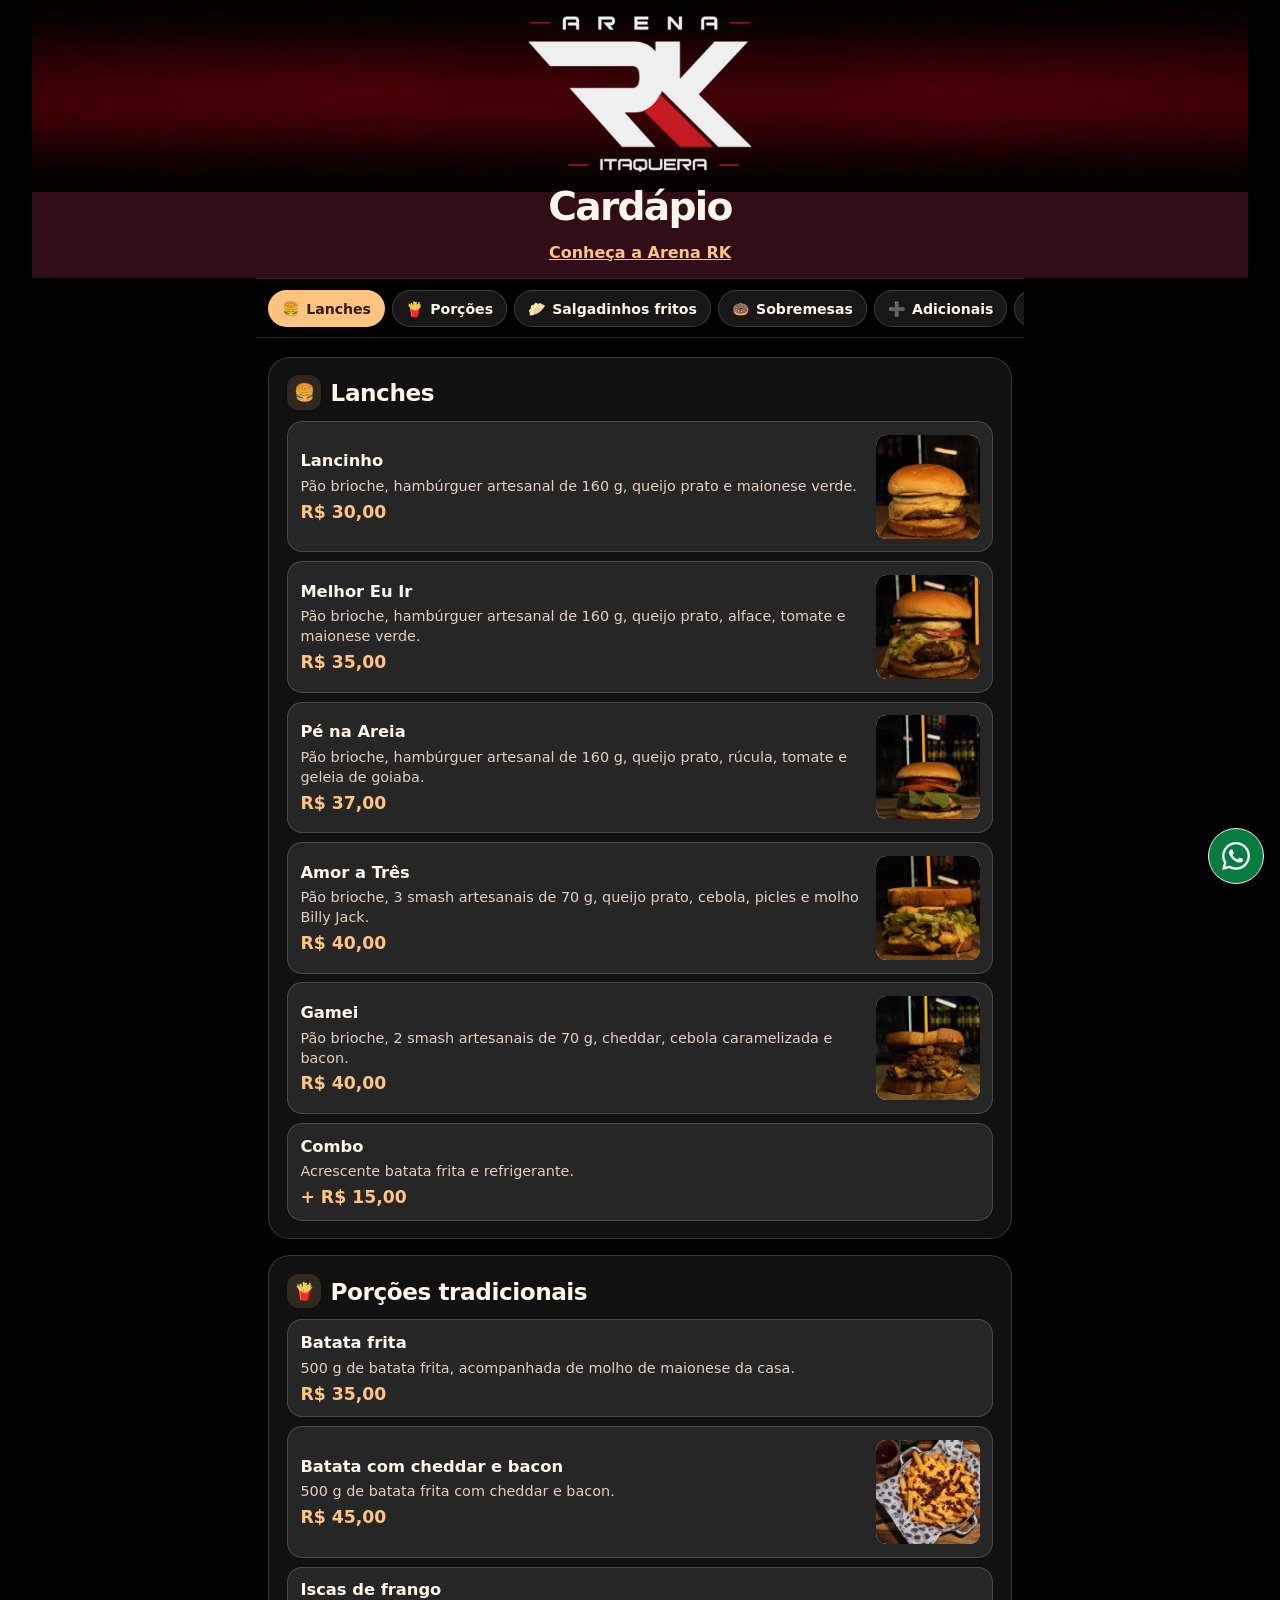
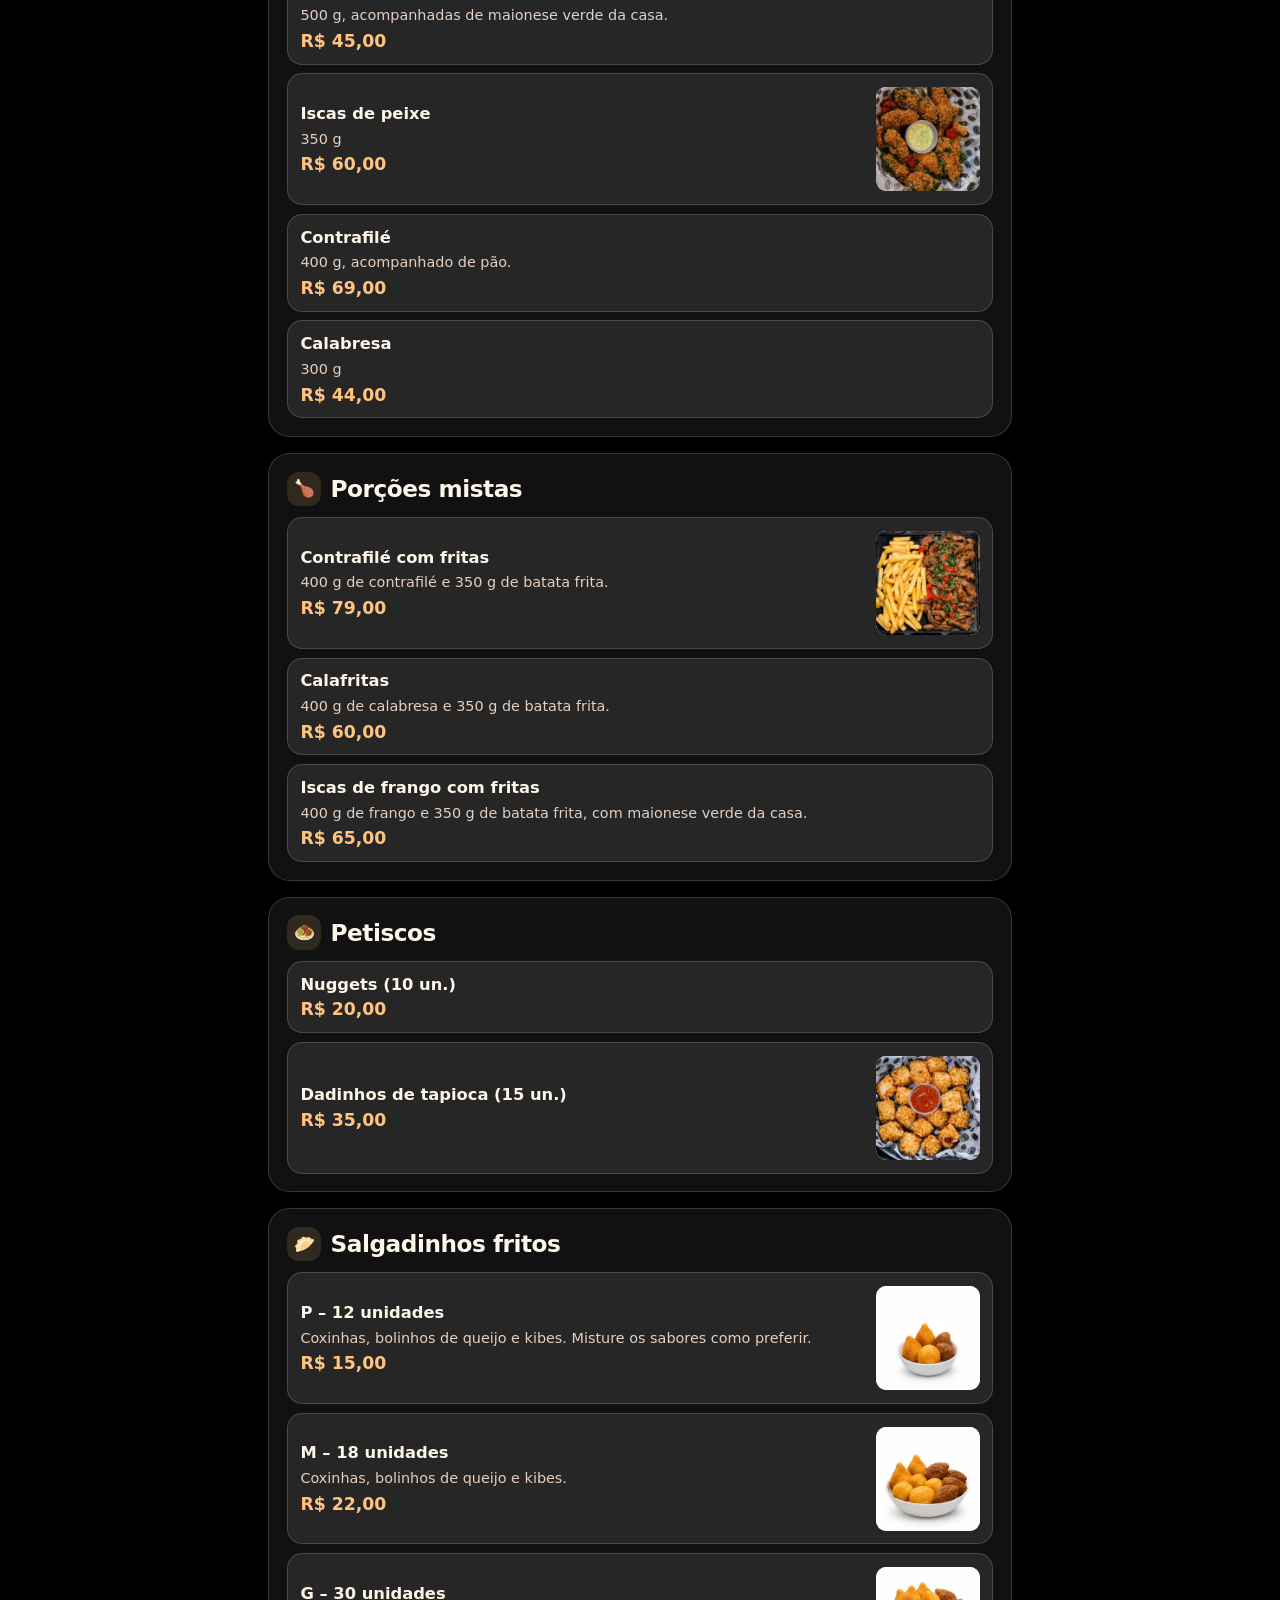
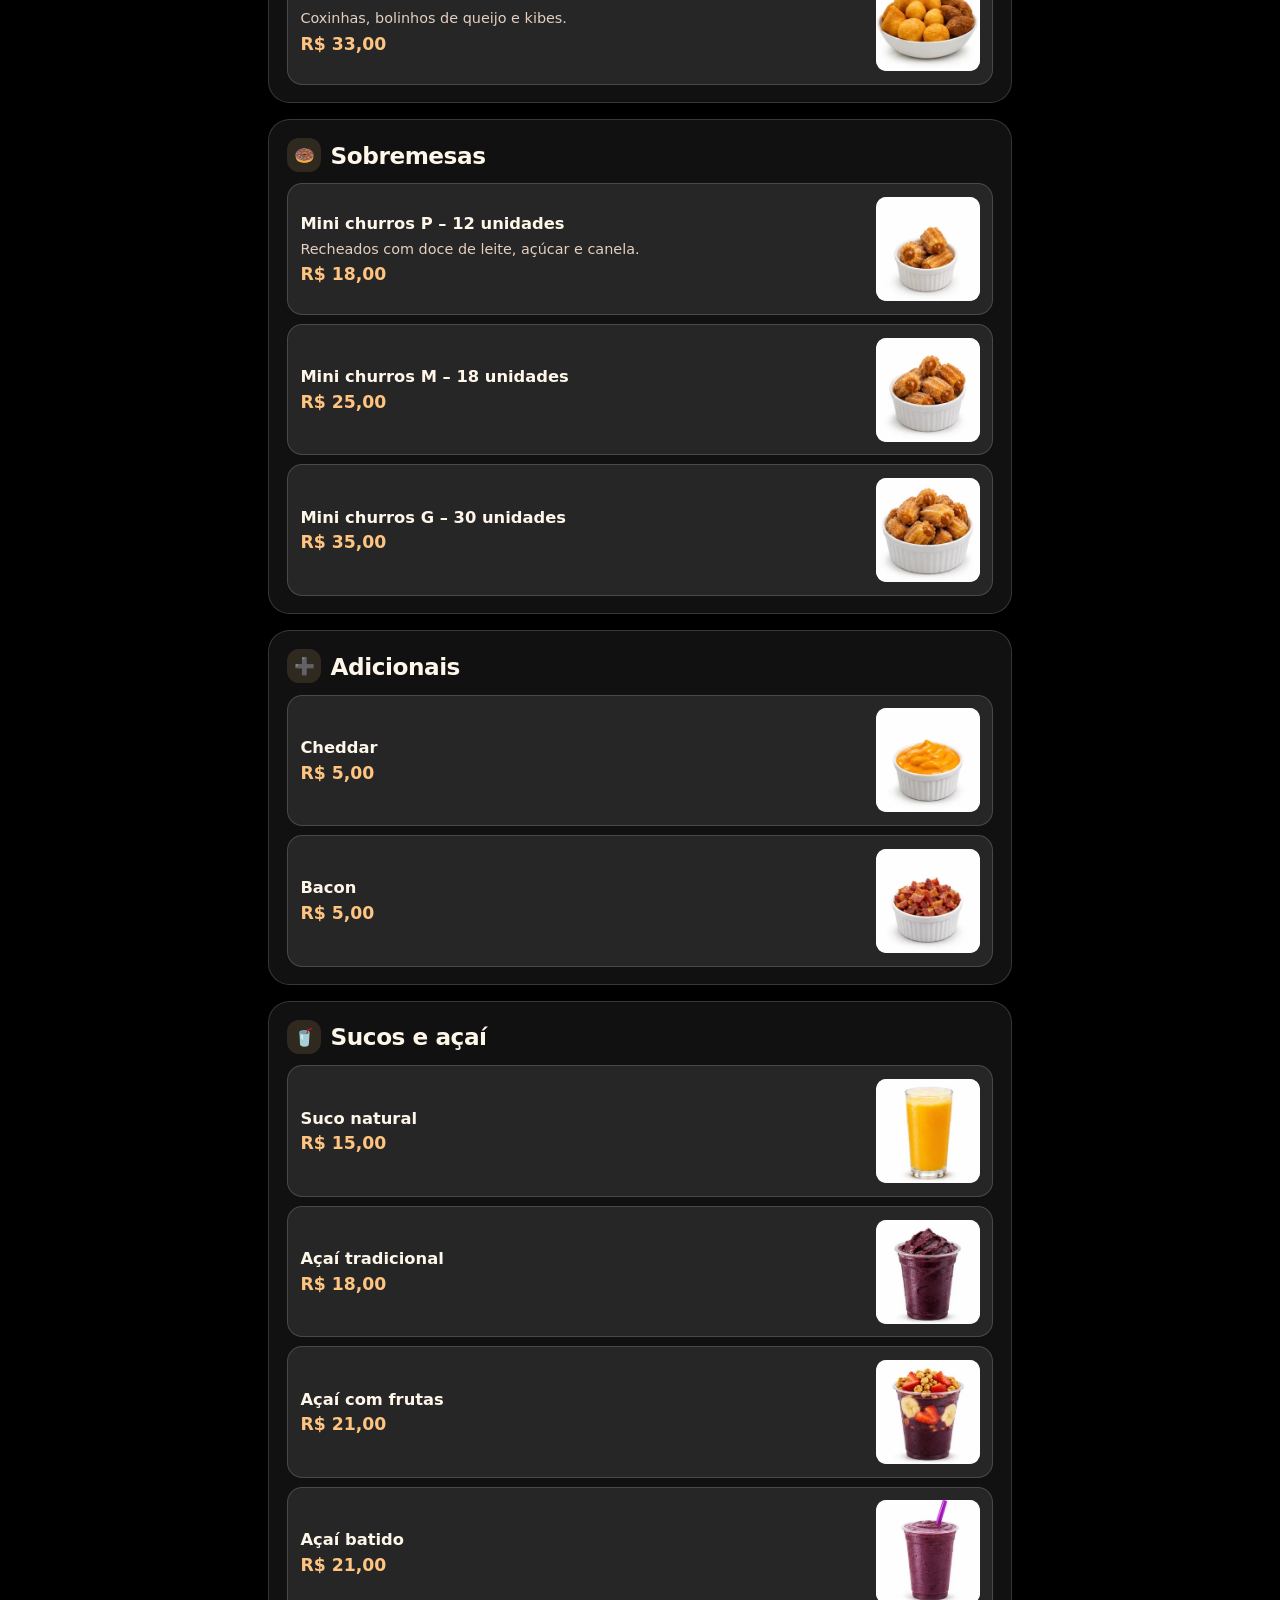
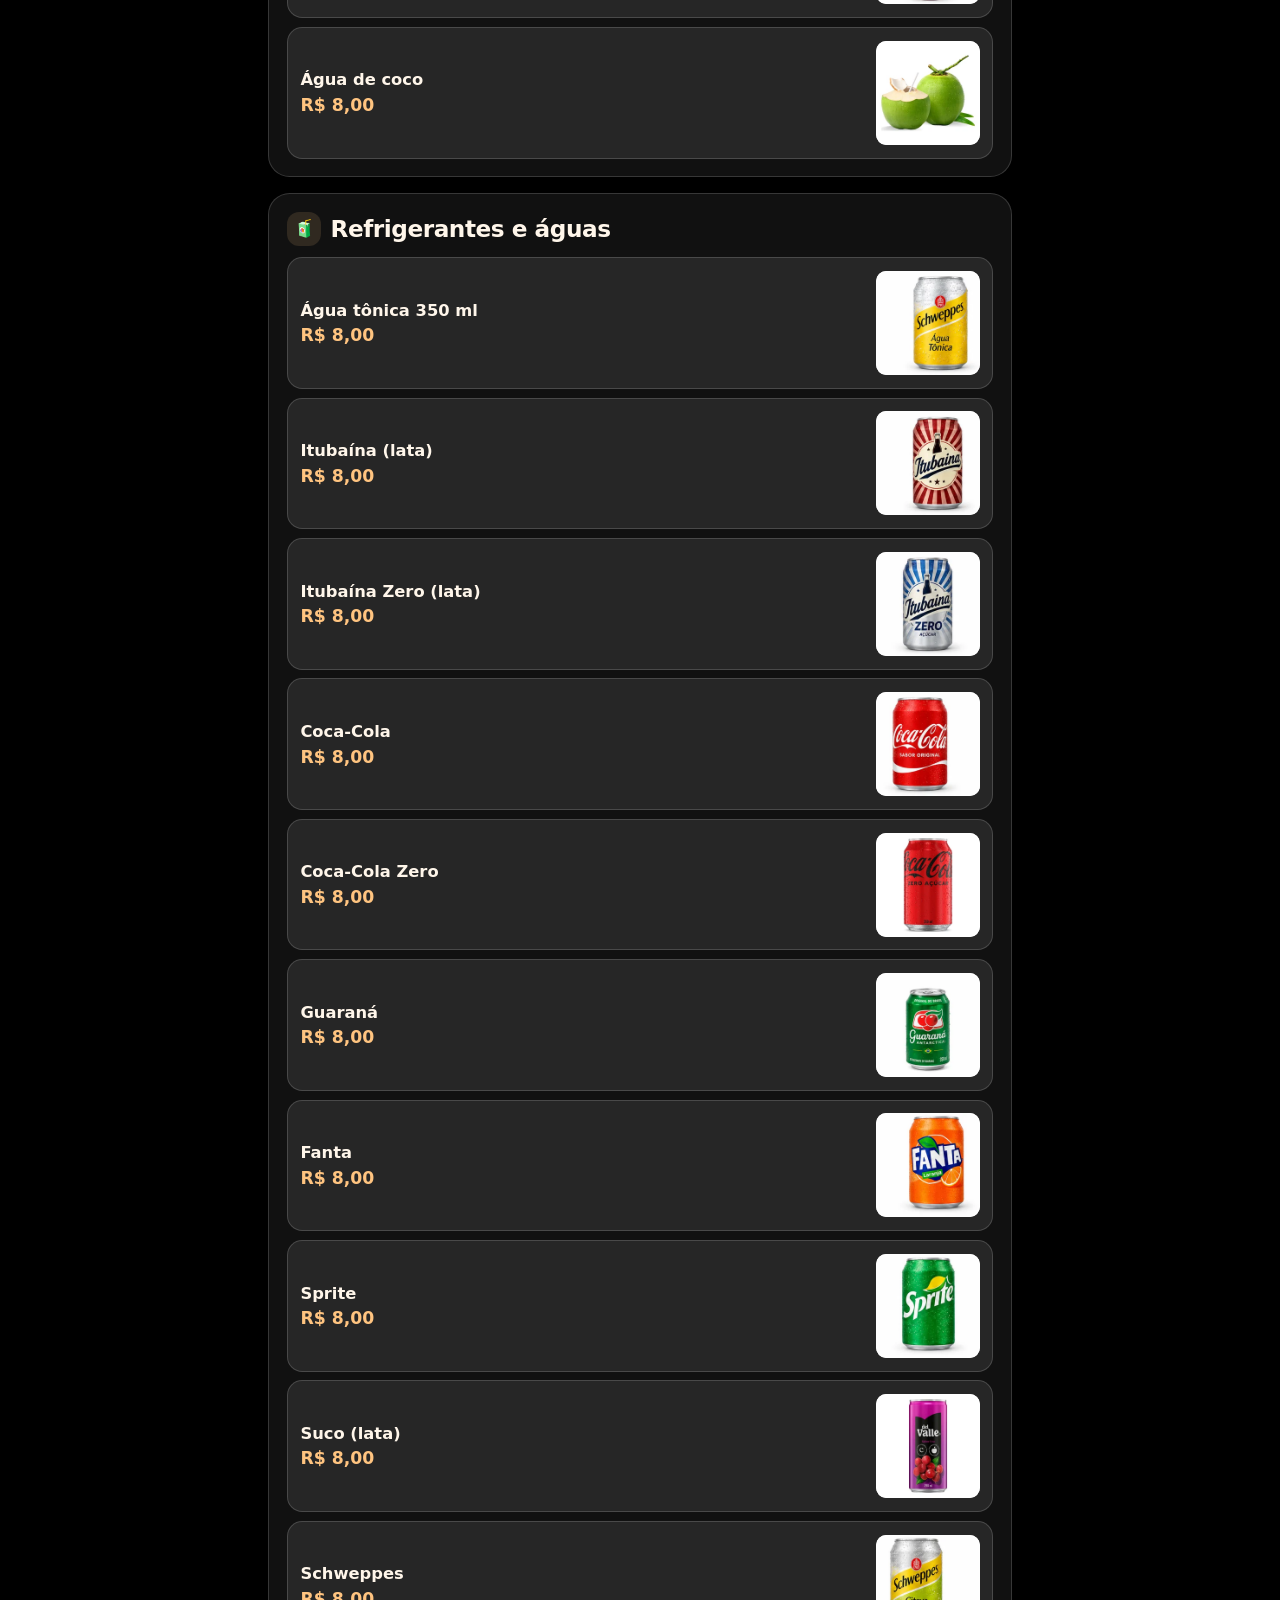
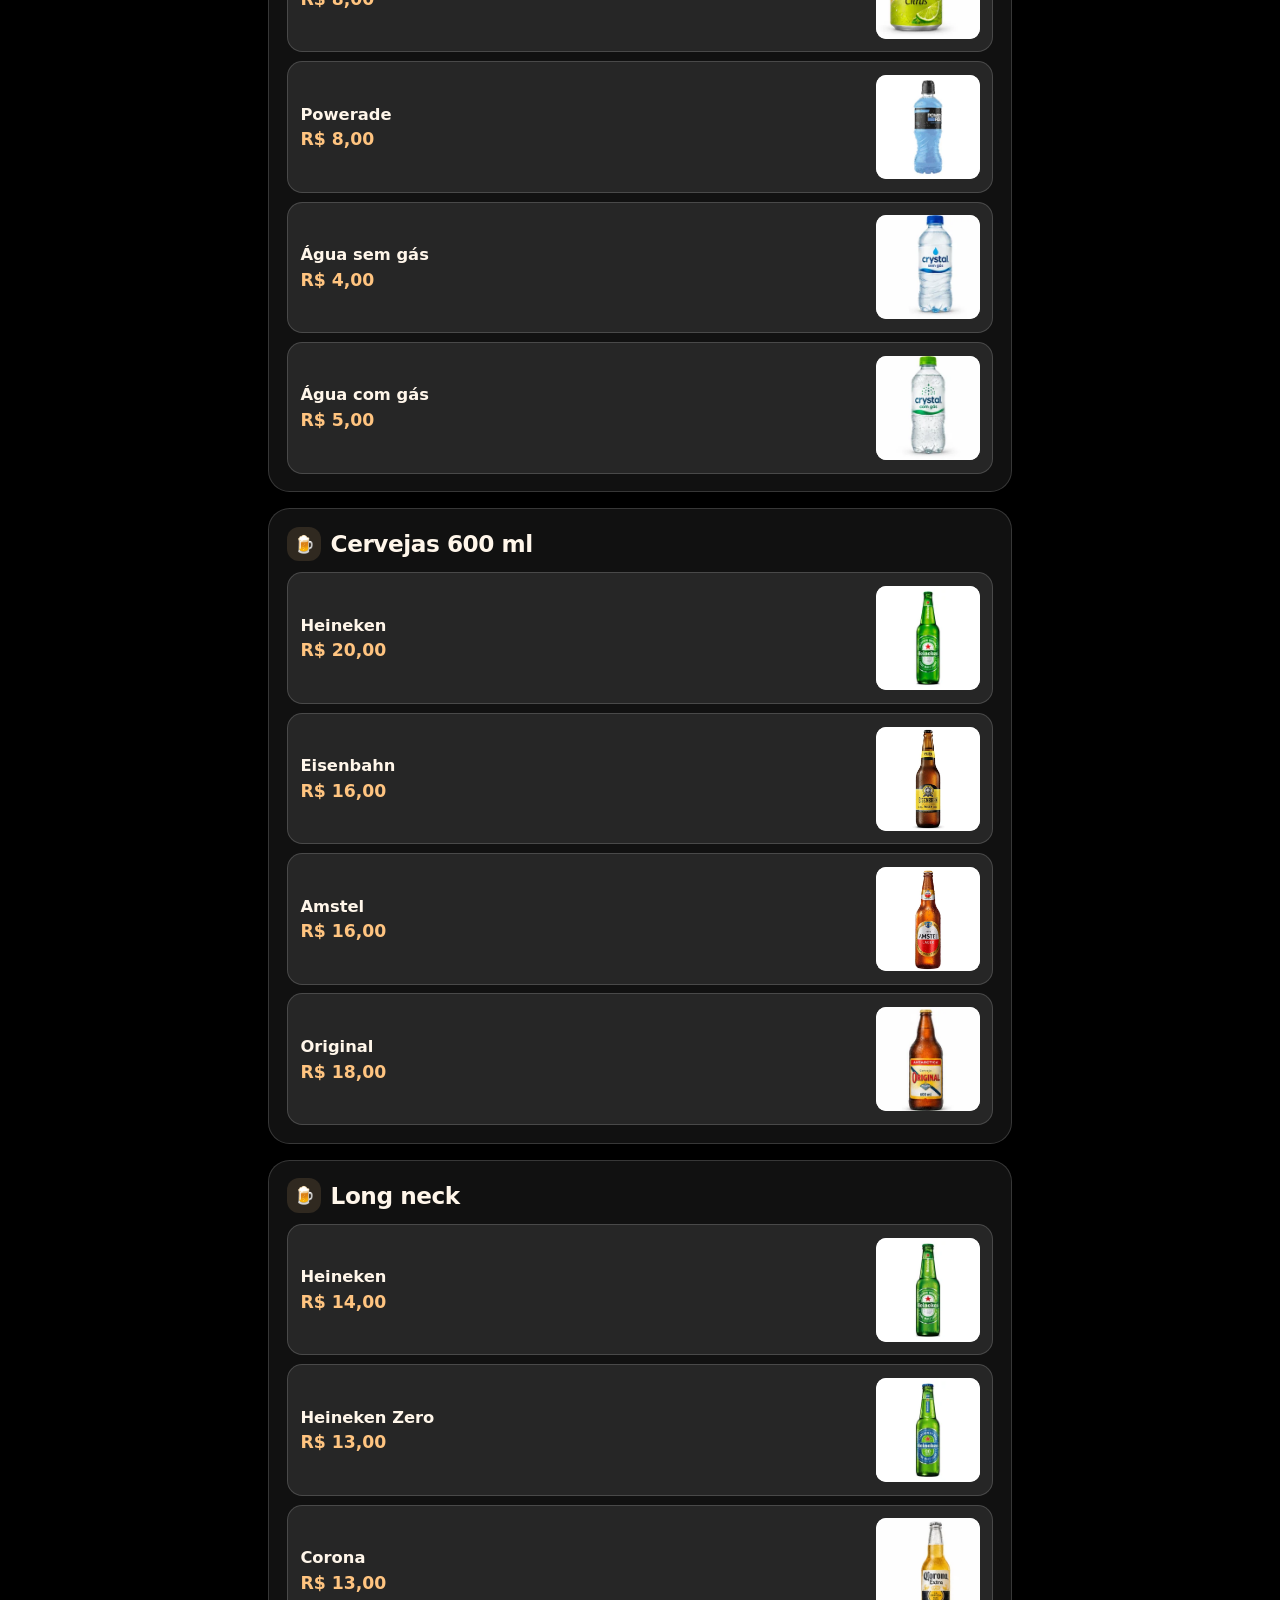
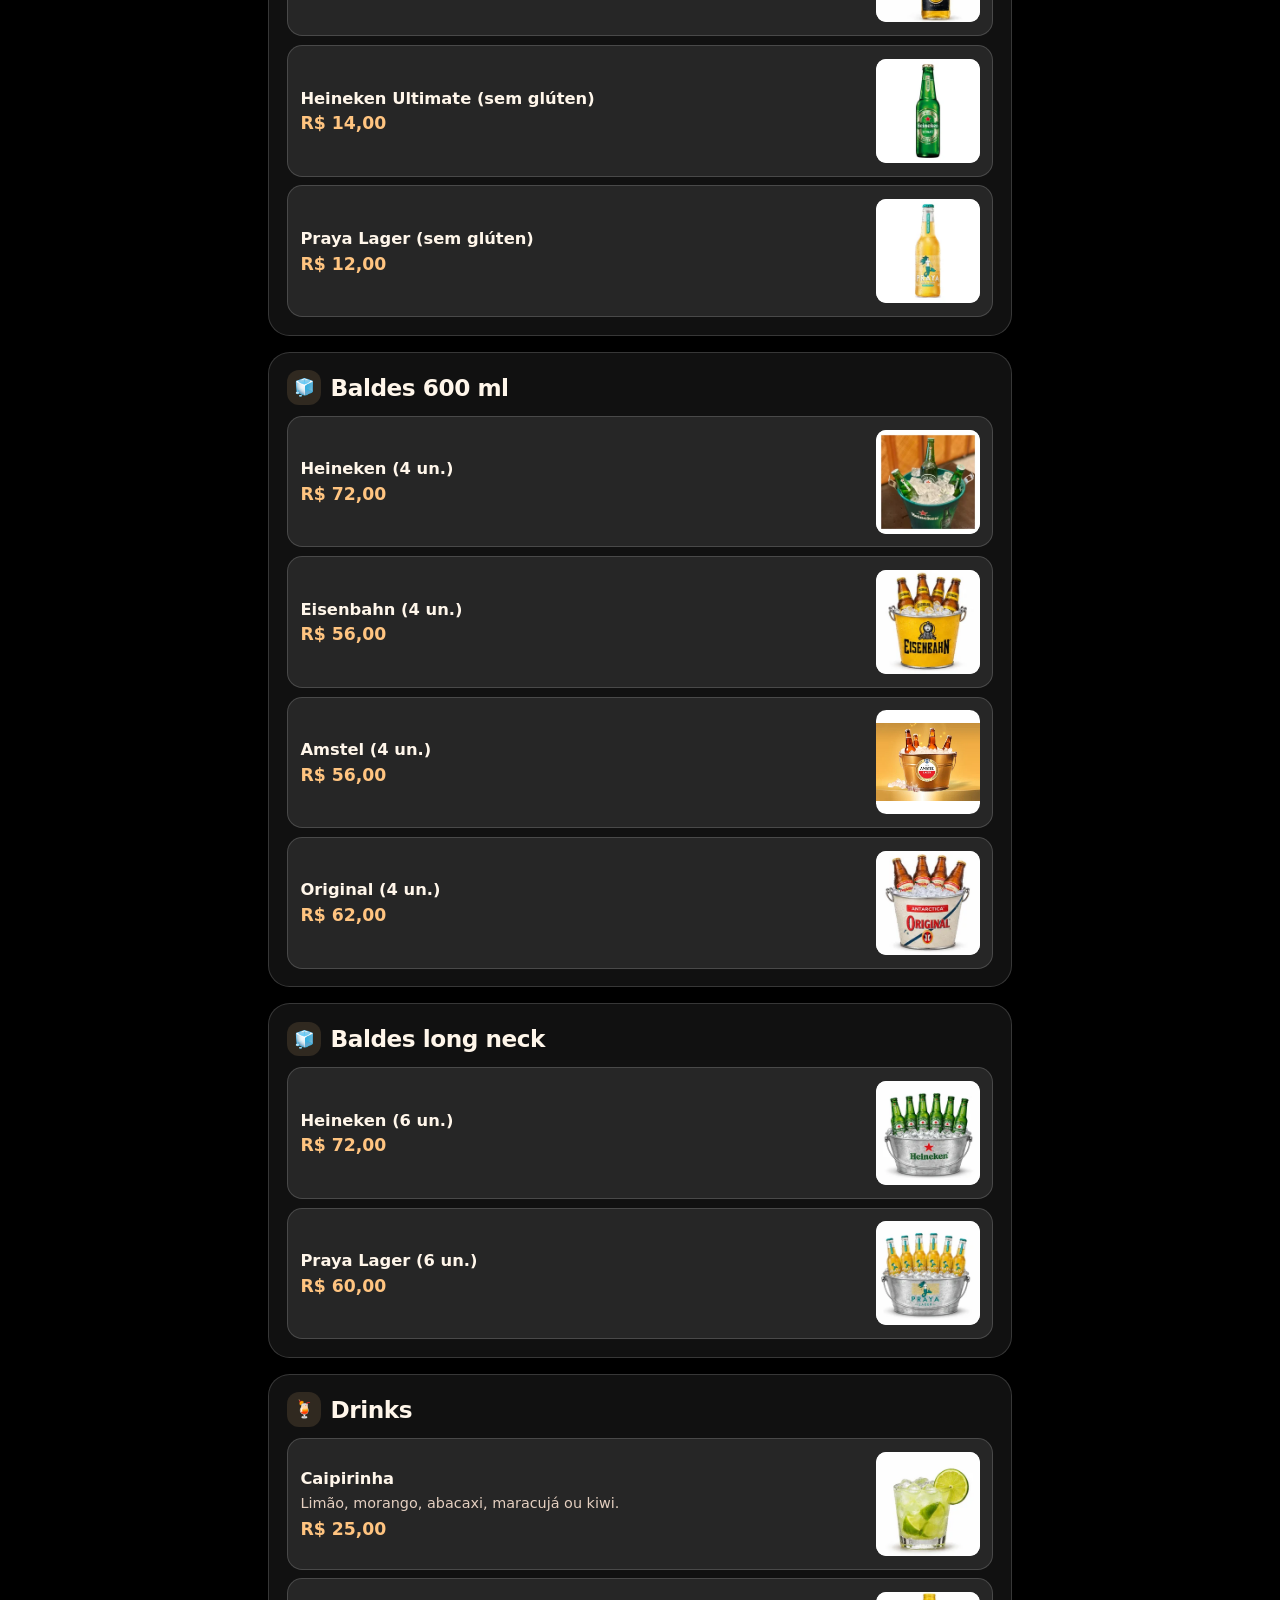
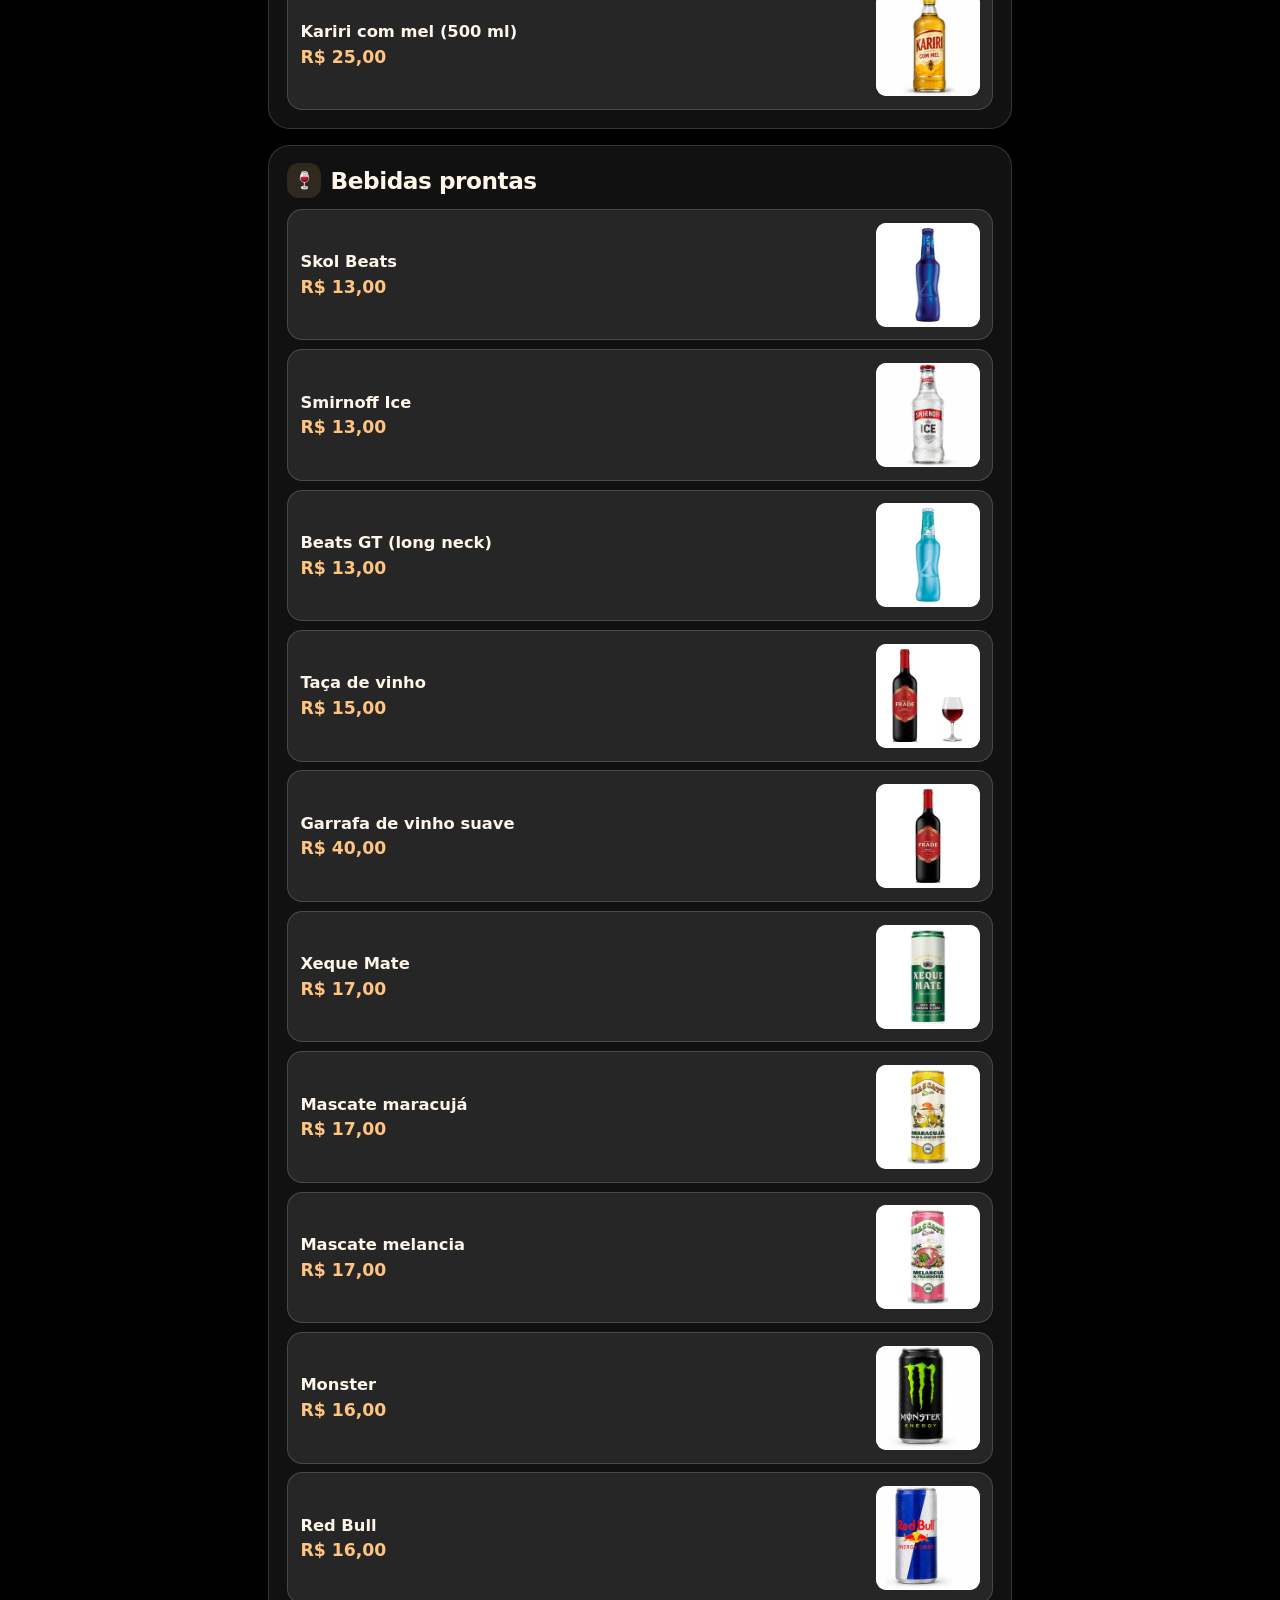
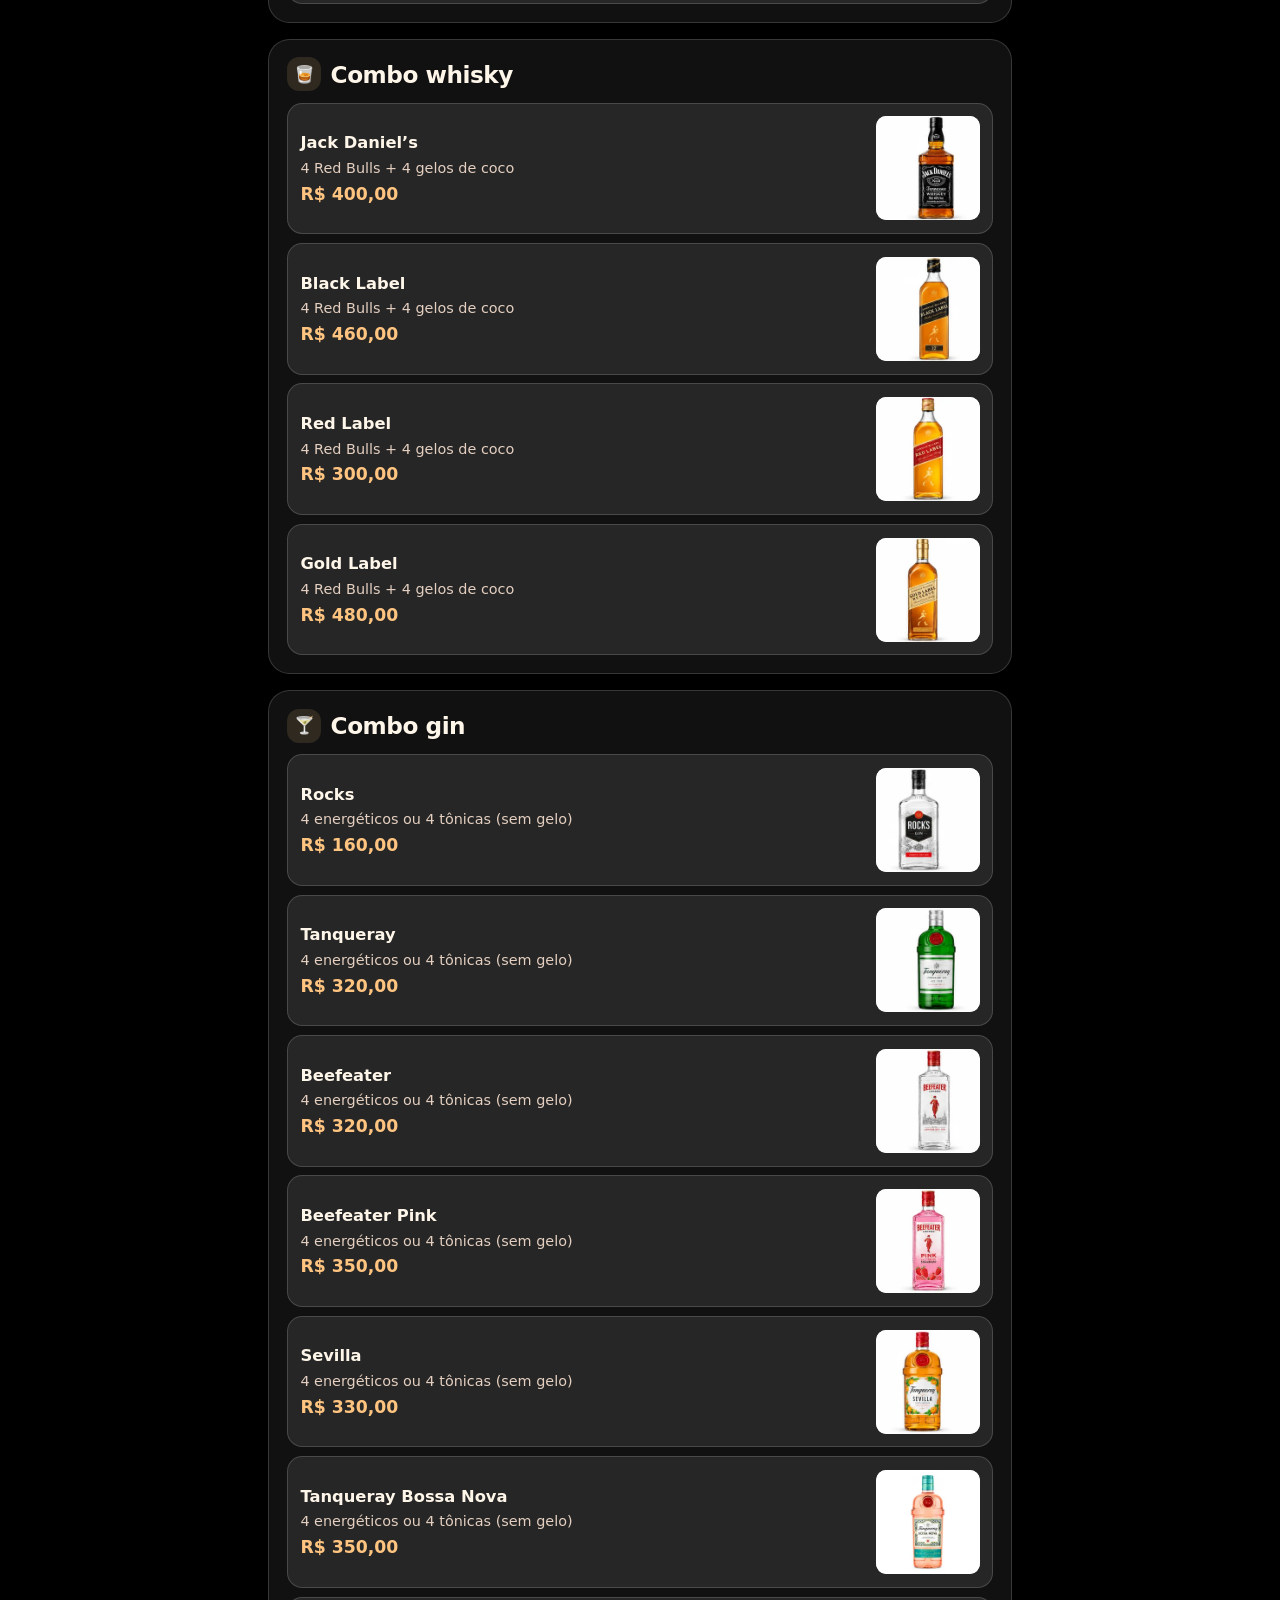
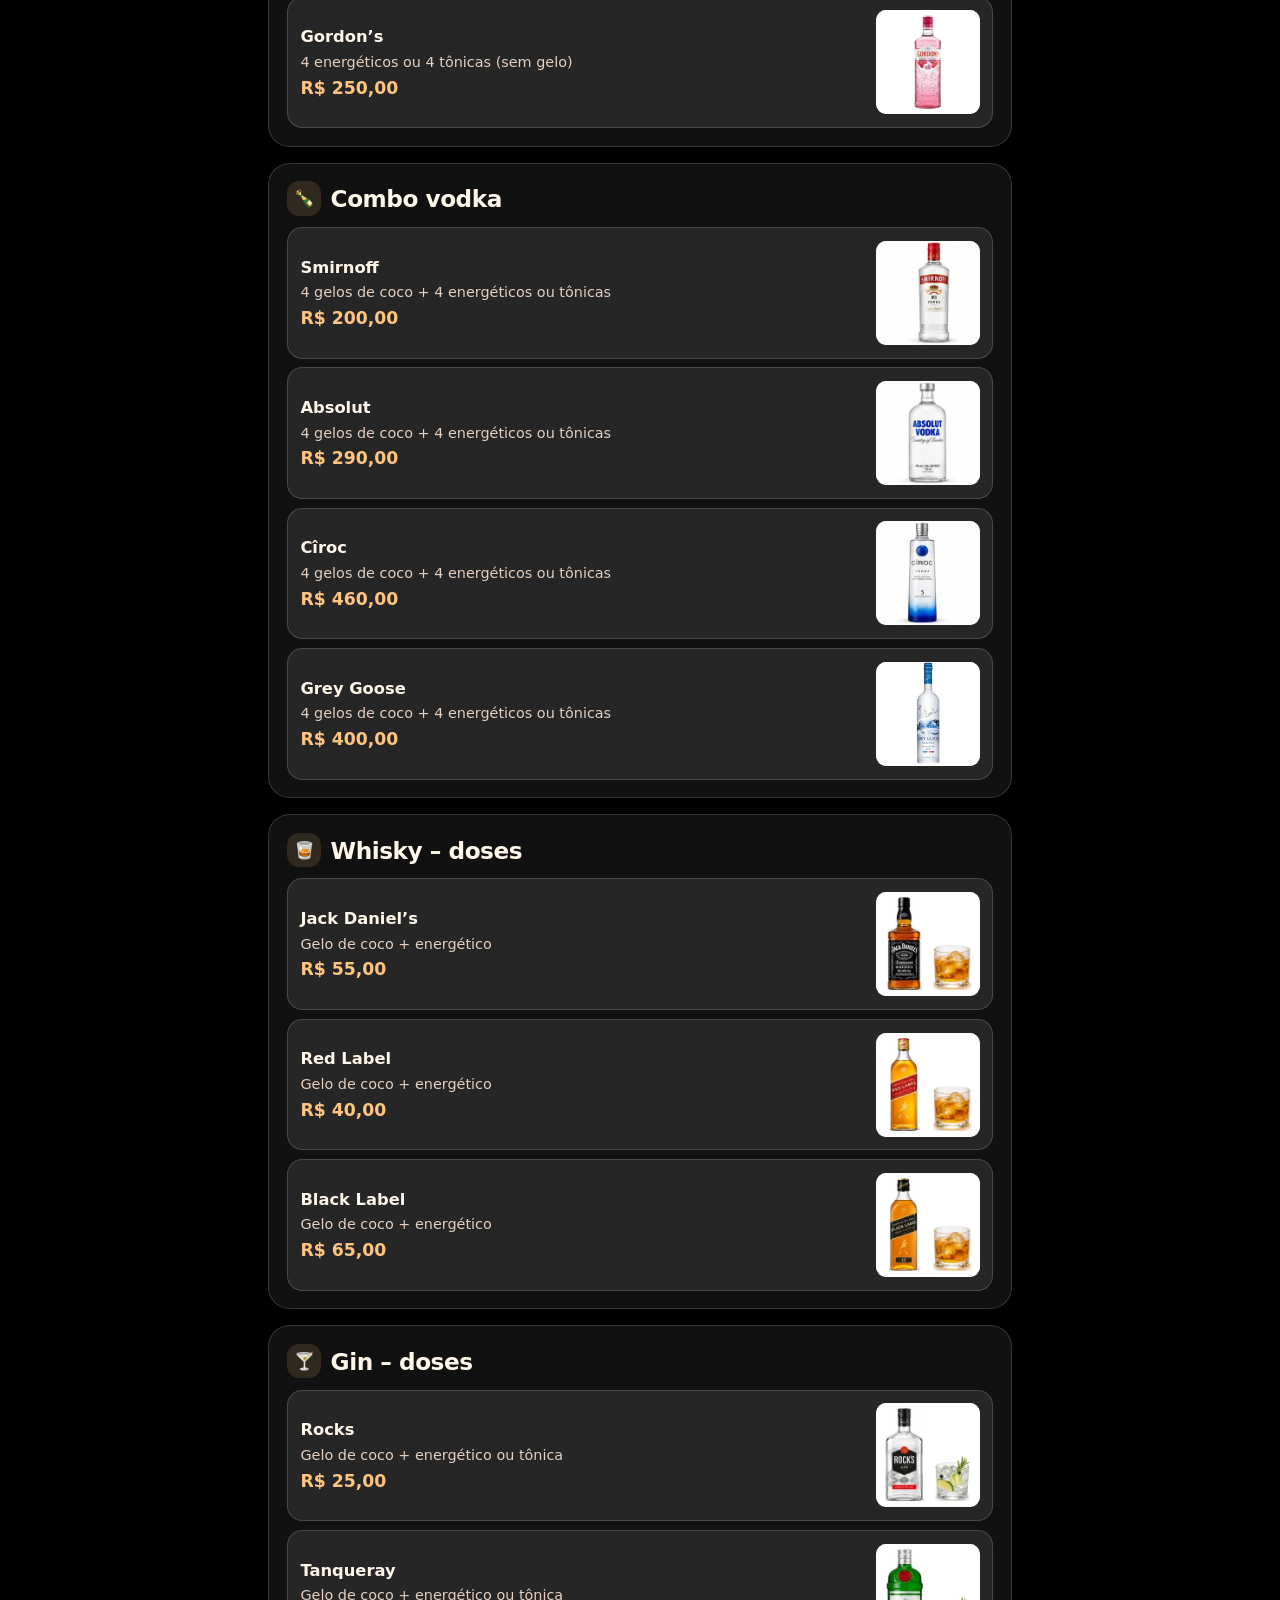
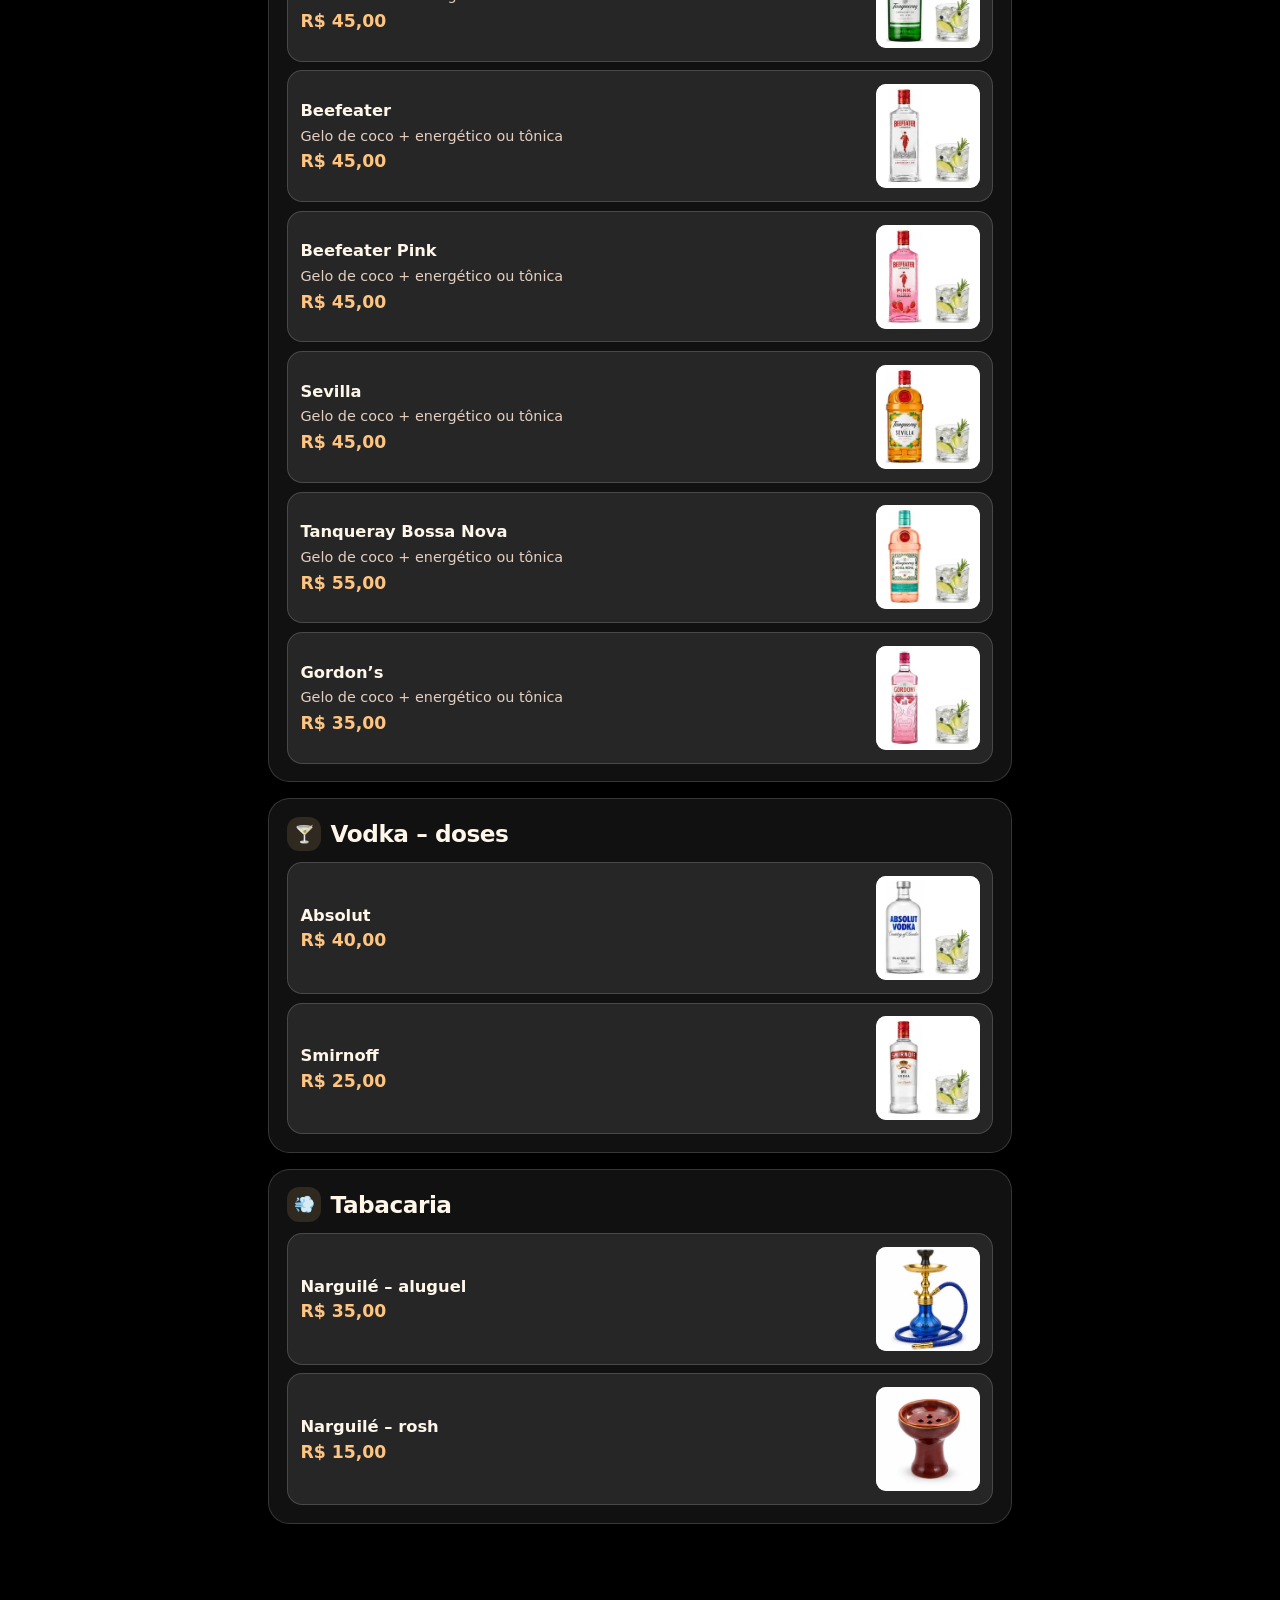
<file: index.html>
<!doctype html>
<html lang="pt-BR">
<head>
  <meta charset="utf-8">
  <meta name="viewport" content="width=device-width, initial-scale=1">
  <title>Arena RK</title>
  <script>
    const page = location.hostname === 'arenark.com.br' || location.hostname === 'www.arenark.com.br'
      ? 'arena/' : 'cardapio/';
    location.replace(new URL(page + location.search + location.hash, location.href));
  </script>
</head>
<body>
  <a href="cardapio/">Abrir o cardápio</a>
  <a href="arena/">Conhecer a Arena RK</a>
</body>
</html>
</file>
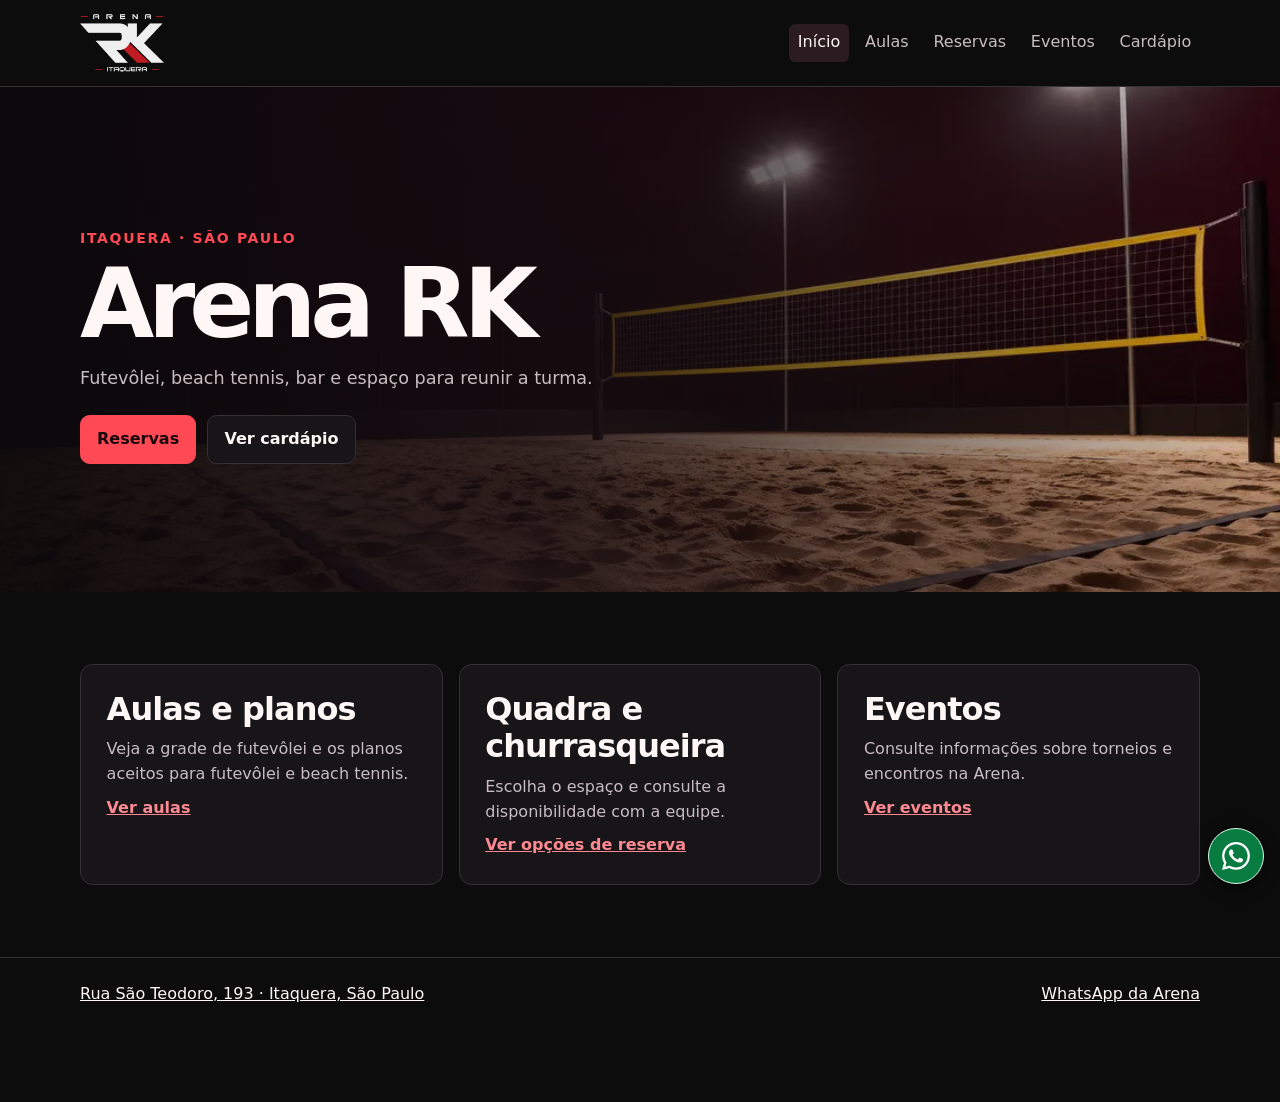
<file: arena/index.html>
<!doctype html>
<html lang="pt-BR">
<head>
  <meta charset="utf-8">
  <meta name="viewport" content="width=device-width, initial-scale=1">
  <meta name="theme-color" content="#0d0c0d">
  <title>Início | Arena RK Itaquera</title>
  <link rel="stylesheet" href="../arena/site.css">
  <link rel="stylesheet" href="../arena/whatsapp.css">
</head>
<body>
  <header class="site-header">
    <div class="wrap">
      <a class="wordmark" href="../arena/"><img src="../imagens/identidade/logo-arena-rk-escuro-transparente.webp" width="600" height="418" alt="Arena RK Itaquera"></a>
      <nav aria-label="Navegação principal">
        <a href="../arena/" aria-current="page">Início</a>
        <a href="../aulas/">Aulas</a>
        <a href="../reservas/">Reservas</a>
        <a href="../eventos/">Eventos</a>
        <a href="../cardapio/">Cardápio</a>
      </nav>
    </div>
  </header>
  <main>
    <section class="hero"><div class="hero-inner"><div class="wrap">
      <p class="eyebrow">Itaquera · São Paulo</p>
      <h1>Arena RK</h1>
      <p>Futevôlei, beach tennis, bar e espaço para reunir a turma.</p>
      <div class="actions"><a class="button primary" href="../reservas/">Reservas</a><a class="button" href="../cardapio/">Ver cardápio</a></div>
    </div></div></section>
    <section class="wrap content grid" aria-label="O que fazer na Arena">
      <article class="panel"><h2>Aulas e planos</h2><p>Veja a grade de futevôlei e os planos aceitos para futevôlei e beach tennis.</p><p><a href="../aulas/">Ver aulas</a></p></article>
      <article class="panel"><h2>Quadra e churrasqueira</h2><p>Escolha o espaço e consulte a disponibilidade com a equipe.</p><p><a href="../reservas/">Ver opções de reserva</a></p></article>
      <article class="panel"><h2>Eventos</h2><p>Consulte informações sobre torneios e encontros na Arena.</p><p><a href="../eventos/">Ver eventos</a></p></article>
    </section>
  </main>
  <footer><div class="wrap"><a href="https://www.google.com/maps/search/?api=1&amp;query=Rua+S%C3%A3o+Teodoro%2C+193%2C+Itaquera%2C+S%C3%A3o+Paulo">Rua São Teodoro, 193 · Itaquera, São Paulo</a><a href="https://wa.me/message/YLUL3SLSPCZ5C1">WhatsApp da Arena</a></div></footer>
  <a class="whatsapp-float" href="https://wa.me/message/YLUL3SLSPCZ5C1" aria-label="Falar com a Arena RK pelo WhatsApp">
    <img src="../imagens/identidade/whatsapp.png" width="96" height="96" alt="">
  </a>
</body>
</html>
</file>
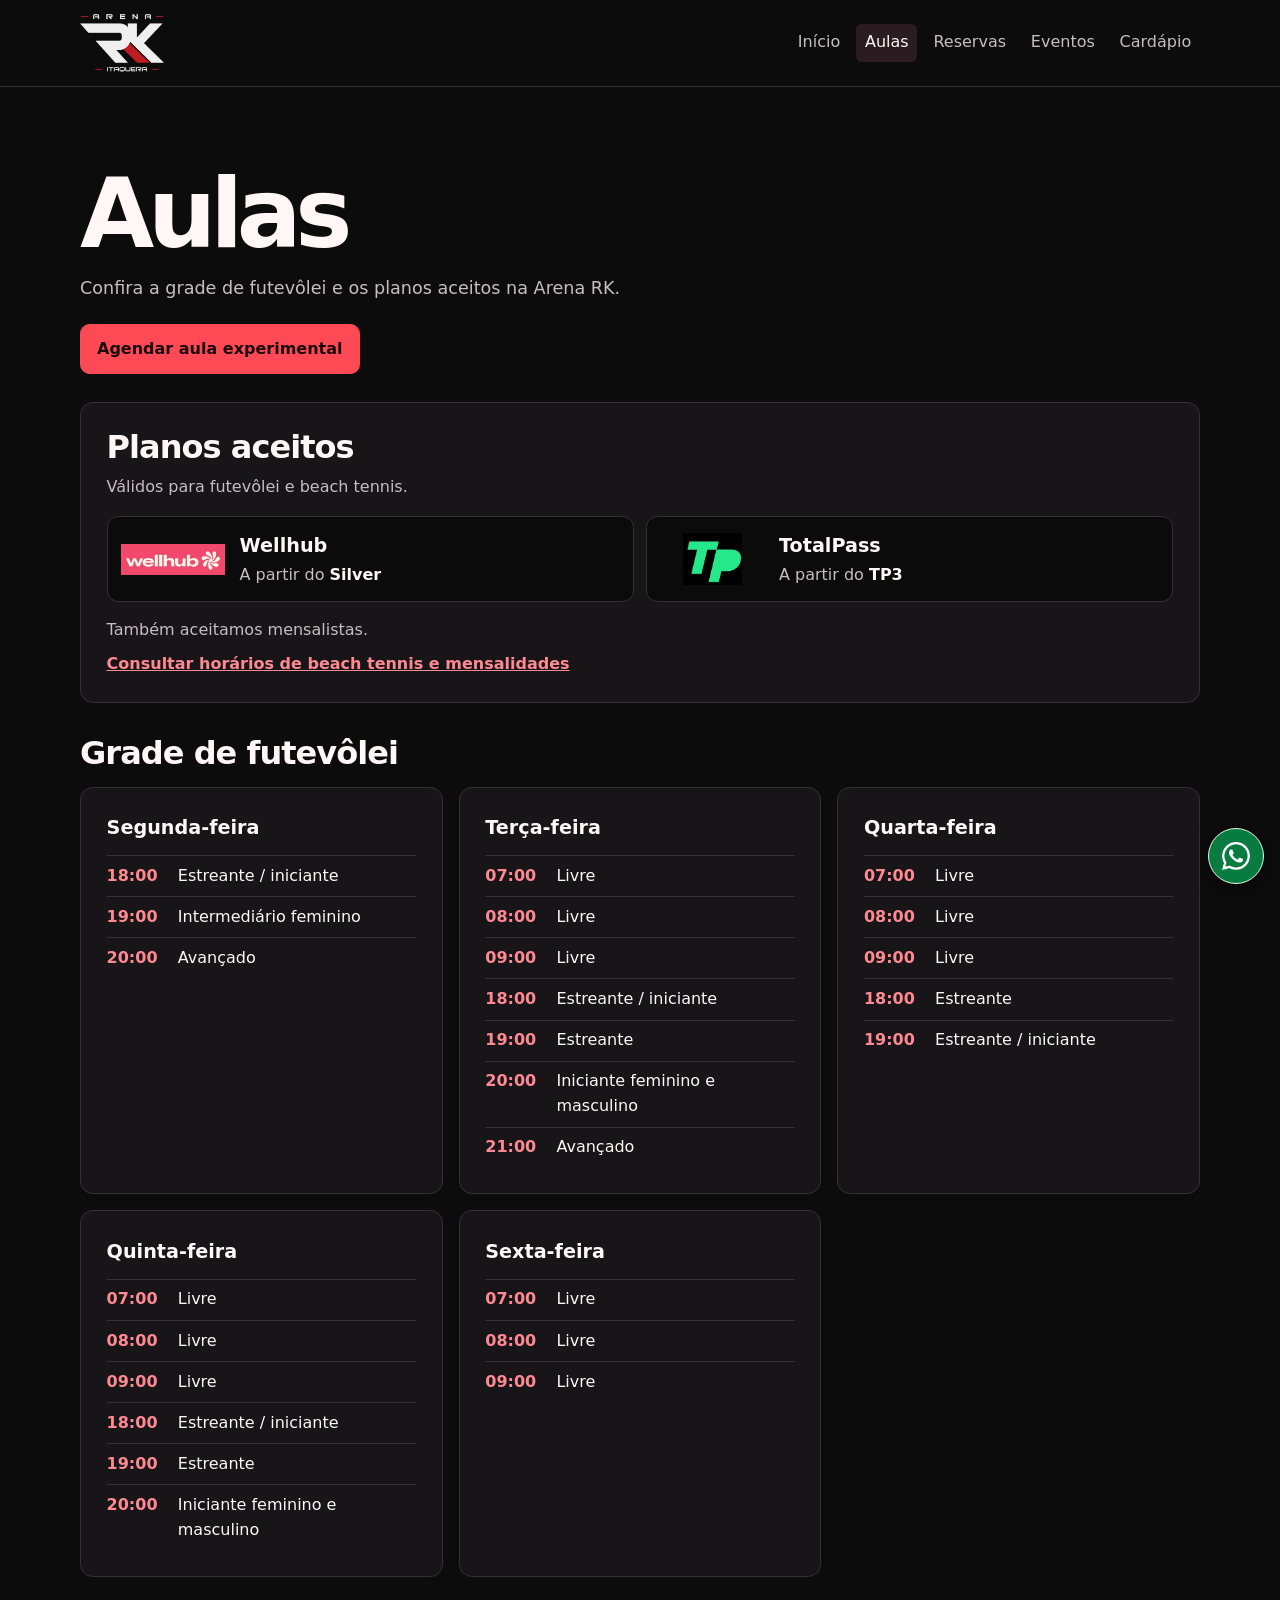
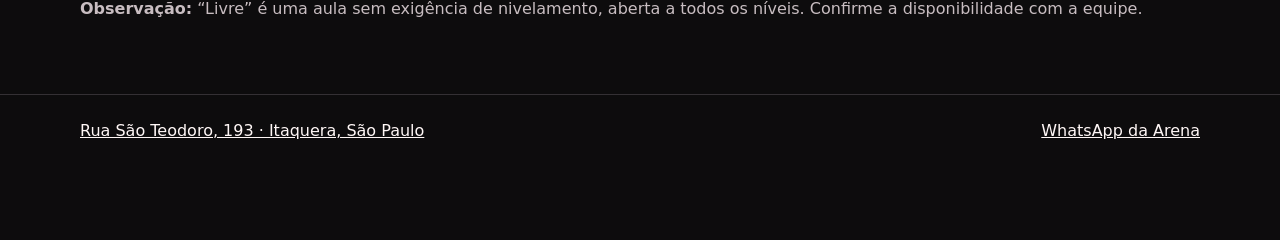
<file: aulas/index.html>
<!doctype html>
<html lang="pt-BR">
<head>
  <meta charset="utf-8">
  <meta name="viewport" content="width=device-width, initial-scale=1">
  <meta name="theme-color" content="#0d0c0d">
  <title>Aulas | Arena RK Itaquera</title>
  <link rel="stylesheet" href="../arena/site.css">
  <style>
    .plan-grid { display: grid; grid-template-columns: repeat(auto-fit, minmax(min(100%, 16rem), 1fr)); gap: .75rem; list-style: none; margin: 1rem 0; padding: 0; }
    .plan-card { display: flex; align-items: center; gap: .9rem; padding: .85rem; background: #0c0b0c; border: 1px solid var(--line); border-radius: .7rem; }
    .plan-logo { width: 6.5rem; height: 3.25rem; flex-shrink: 0; object-fit: contain; }
    #planos-aceitos { margin: 0 0 2rem; }
    .plan-card p { margin: .15rem 0 0; }
    .plan-card strong { color: var(--text); }
  </style>
  <link rel="stylesheet" href="../arena/whatsapp.css">
</head>
<body>
  <header class="site-header">
    <div class="wrap">
      <a class="wordmark" href="../arena/"><img src="../imagens/identidade/logo-arena-rk-escuro-transparente.webp" width="600" height="418" alt="Arena RK Itaquera"></a>
      <nav aria-label="Navegação principal">
        <a href="../arena/">Início</a>
        <a href="../aulas/" aria-current="page">Aulas</a>
        <a href="../reservas/">Reservas</a>
        <a href="../eventos/">Eventos</a>
        <a href="../cardapio/">Cardápio</a>
      </nav>
    </div>
  </header>
  <main>
    <div class="wrap content">
      <div class="intro">
        <h1>Aulas</h1>
        <p>Confira a grade de futevôlei e os planos aceitos na Arena RK.</p>
        <div class="actions"><a class="button primary" href="https://agendamento.nextfit.com.br/35599b67-3b45-4fa2-9d65-3187d148be4b">Agendar aula experimental</a></div>
      </div>
      <section id="planos-aceitos" class="panel plans">
        <h2>Planos aceitos</h2>
        <p>Válidos para futevôlei e beach tennis.</p>
        <ul class="plan-grid">
          <li class="plan-card">
            <img class="plan-logo" src="../imagens/planos/wellhub.webp" alt="" width="300" height="90">
            <div><h3>Wellhub</h3><p>A partir do <strong>Silver</strong></p></div>
          </li>
          <li class="plan-card">
            <img class="plan-logo" src="../imagens/planos/totalpass.webp" alt="" width="175" height="155">
            <div><h3>TotalPass</h3><p>A partir do <strong>TP3</strong></p></div>
          </li>
        </ul>
        <p>Também aceitamos mensalistas.</p>
        <p><a href="https://wa.me/message/YLUL3SLSPCZ5C1">Consultar horários de beach tennis e mensalidades</a></p>
      </section>
      <h2 class="section-title">Grade de futevôlei</h2>
      <div class="grid">
        <article class="panel"><h3>Segunda-feira</h3><ul class="schedule">
          <li><time datetime="18:00">18:00</time><span>Estreante / iniciante</span></li>
          <li><time datetime="19:00">19:00</time><span>Intermediário feminino</span></li>
          <li><time datetime="20:00">20:00</time><span>Avançado</span></li>
        </ul></article>
        <article class="panel"><h3>Terça-feira</h3><ul class="schedule">
          <li><time datetime="07:00">07:00</time><span>Livre</span></li>
          <li><time datetime="08:00">08:00</time><span>Livre</span></li>
          <li><time datetime="09:00">09:00</time><span>Livre</span></li>
          <li><time datetime="18:00">18:00</time><span>Estreante / iniciante</span></li>
          <li><time datetime="19:00">19:00</time><span>Estreante</span></li>
          <li><time datetime="20:00">20:00</time><span>Iniciante feminino e masculino</span></li>
          <li><time datetime="21:00">21:00</time><span>Avançado</span></li>
        </ul></article>
        <article class="panel"><h3>Quarta-feira</h3><ul class="schedule">
          <li><time datetime="07:00">07:00</time><span>Livre</span></li>
          <li><time datetime="08:00">08:00</time><span>Livre</span></li>
          <li><time datetime="09:00">09:00</time><span>Livre</span></li>
          <li><time datetime="18:00">18:00</time><span>Estreante</span></li>
          <li><time datetime="19:00">19:00</time><span>Estreante / iniciante</span></li>
        </ul></article>
        <article class="panel"><h3>Quinta-feira</h3><ul class="schedule">
          <li><time datetime="07:00">07:00</time><span>Livre</span></li>
          <li><time datetime="08:00">08:00</time><span>Livre</span></li>
          <li><time datetime="09:00">09:00</time><span>Livre</span></li>
          <li><time datetime="18:00">18:00</time><span>Estreante / iniciante</span></li>
          <li><time datetime="19:00">19:00</time><span>Estreante</span></li>
          <li><time datetime="20:00">20:00</time><span>Iniciante feminino e masculino</span></li>
        </ul></article>
        <article class="panel"><h3>Sexta-feira</h3><ul class="schedule">
          <li><time datetime="07:00">07:00</time><span>Livre</span></li>
          <li><time datetime="08:00">08:00</time><span>Livre</span></li>
          <li><time datetime="09:00">09:00</time><span>Livre</span></li>
        </ul></article>
      </div>
      <p class="note"><strong>Observação:</strong> “Livre” é uma aula sem exigência de nivelamento, aberta a todos os níveis. Confirme a disponibilidade com a equipe.</p>
    </div>
  </main>
  <footer><div class="wrap"><a href="https://www.google.com/maps/search/?api=1&amp;query=Rua+S%C3%A3o+Teodoro%2C+193%2C+Itaquera%2C+S%C3%A3o+Paulo">Rua São Teodoro, 193 · Itaquera, São Paulo</a><a href="https://wa.me/message/YLUL3SLSPCZ5C1">WhatsApp da Arena</a></div></footer>
  <a class="whatsapp-float" href="https://wa.me/message/YLUL3SLSPCZ5C1" aria-label="Falar com a Arena RK pelo WhatsApp">
    <img src="../imagens/identidade/whatsapp.png" width="96" height="96" alt="">
  </a>
</body>
</html>
</file>
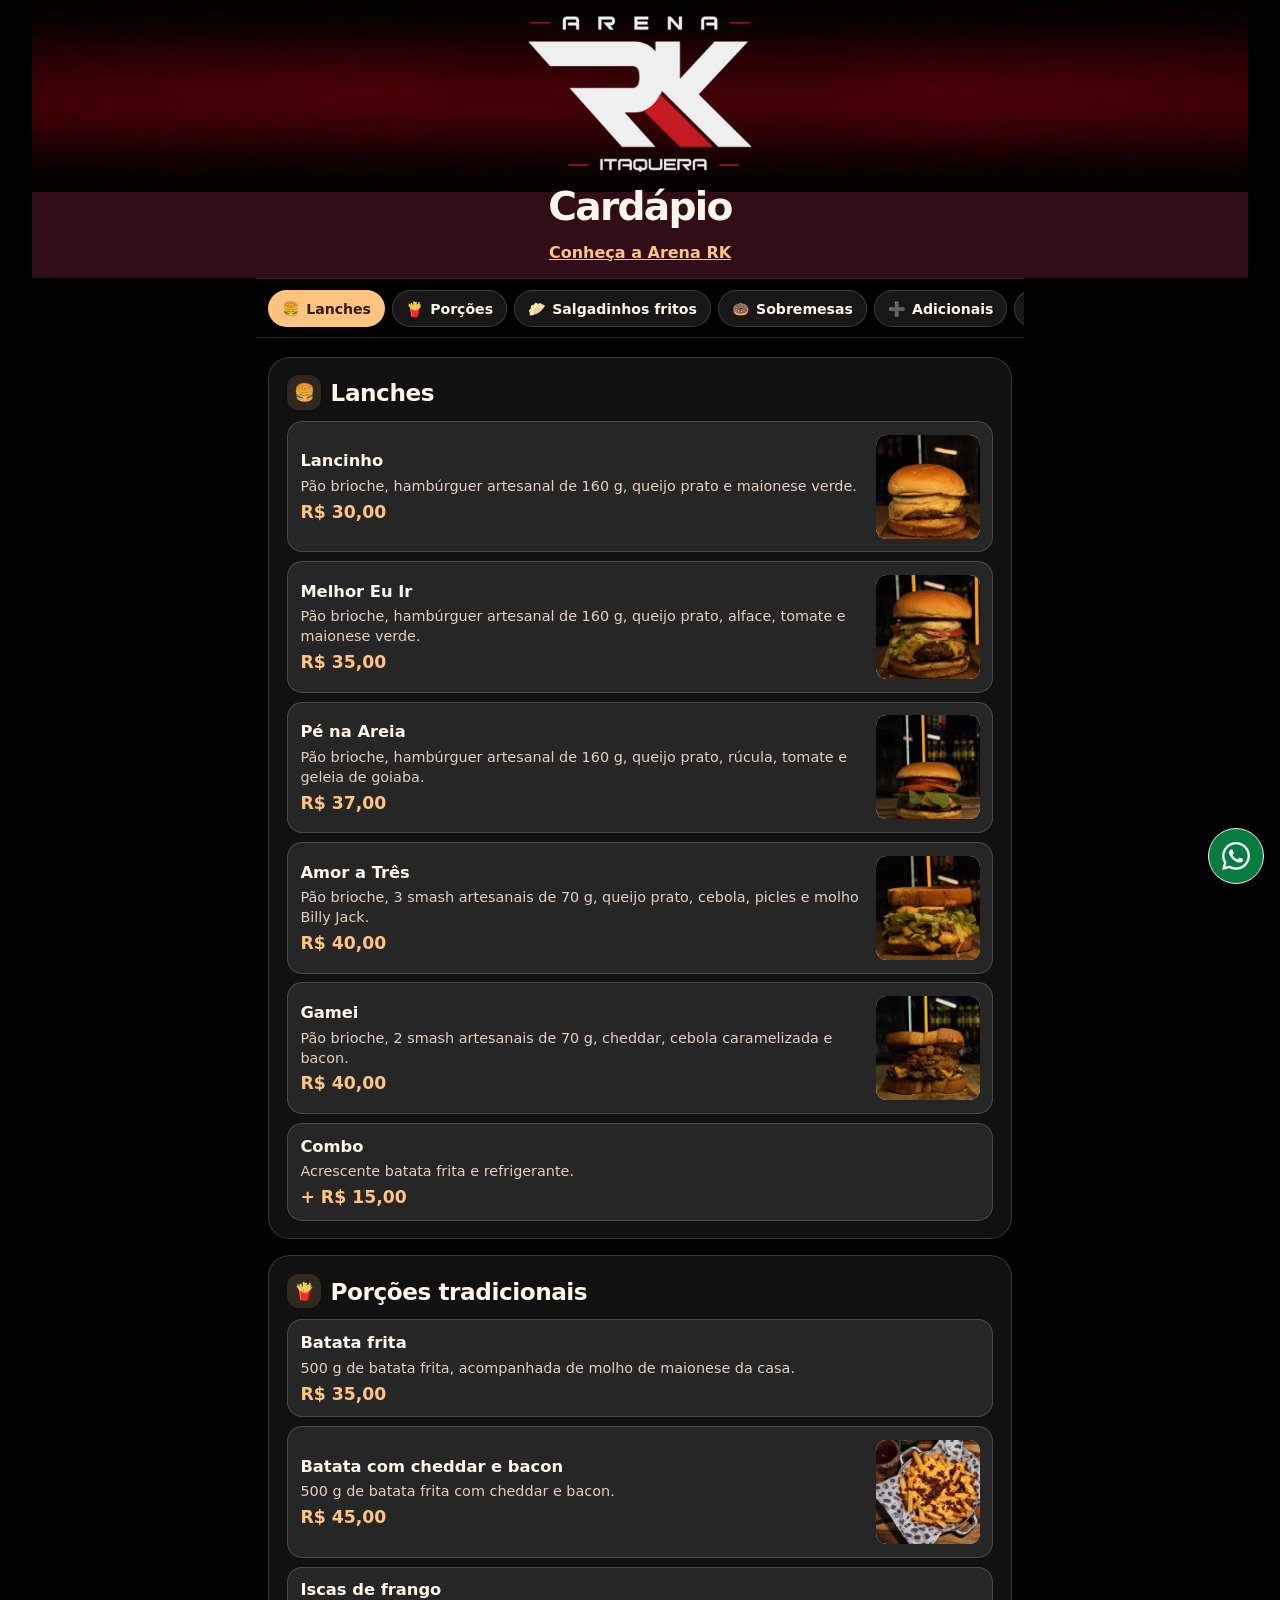
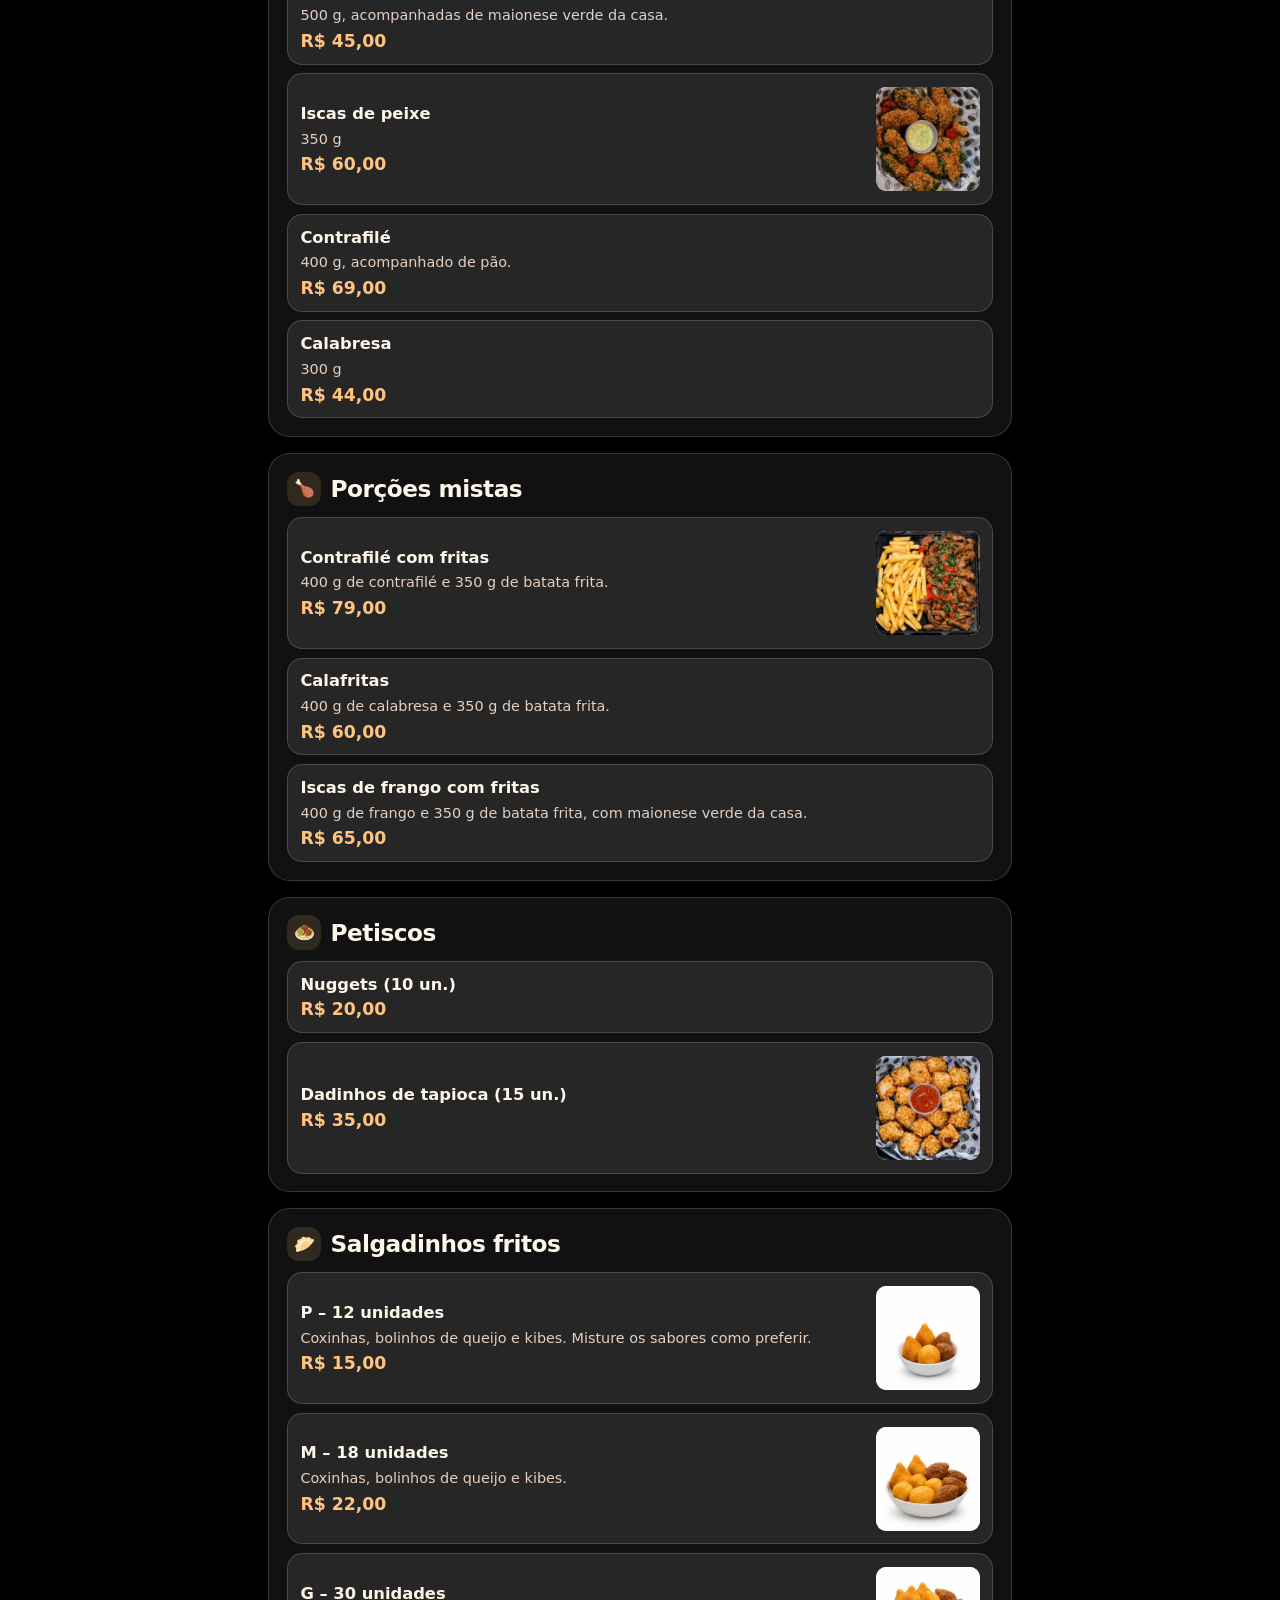
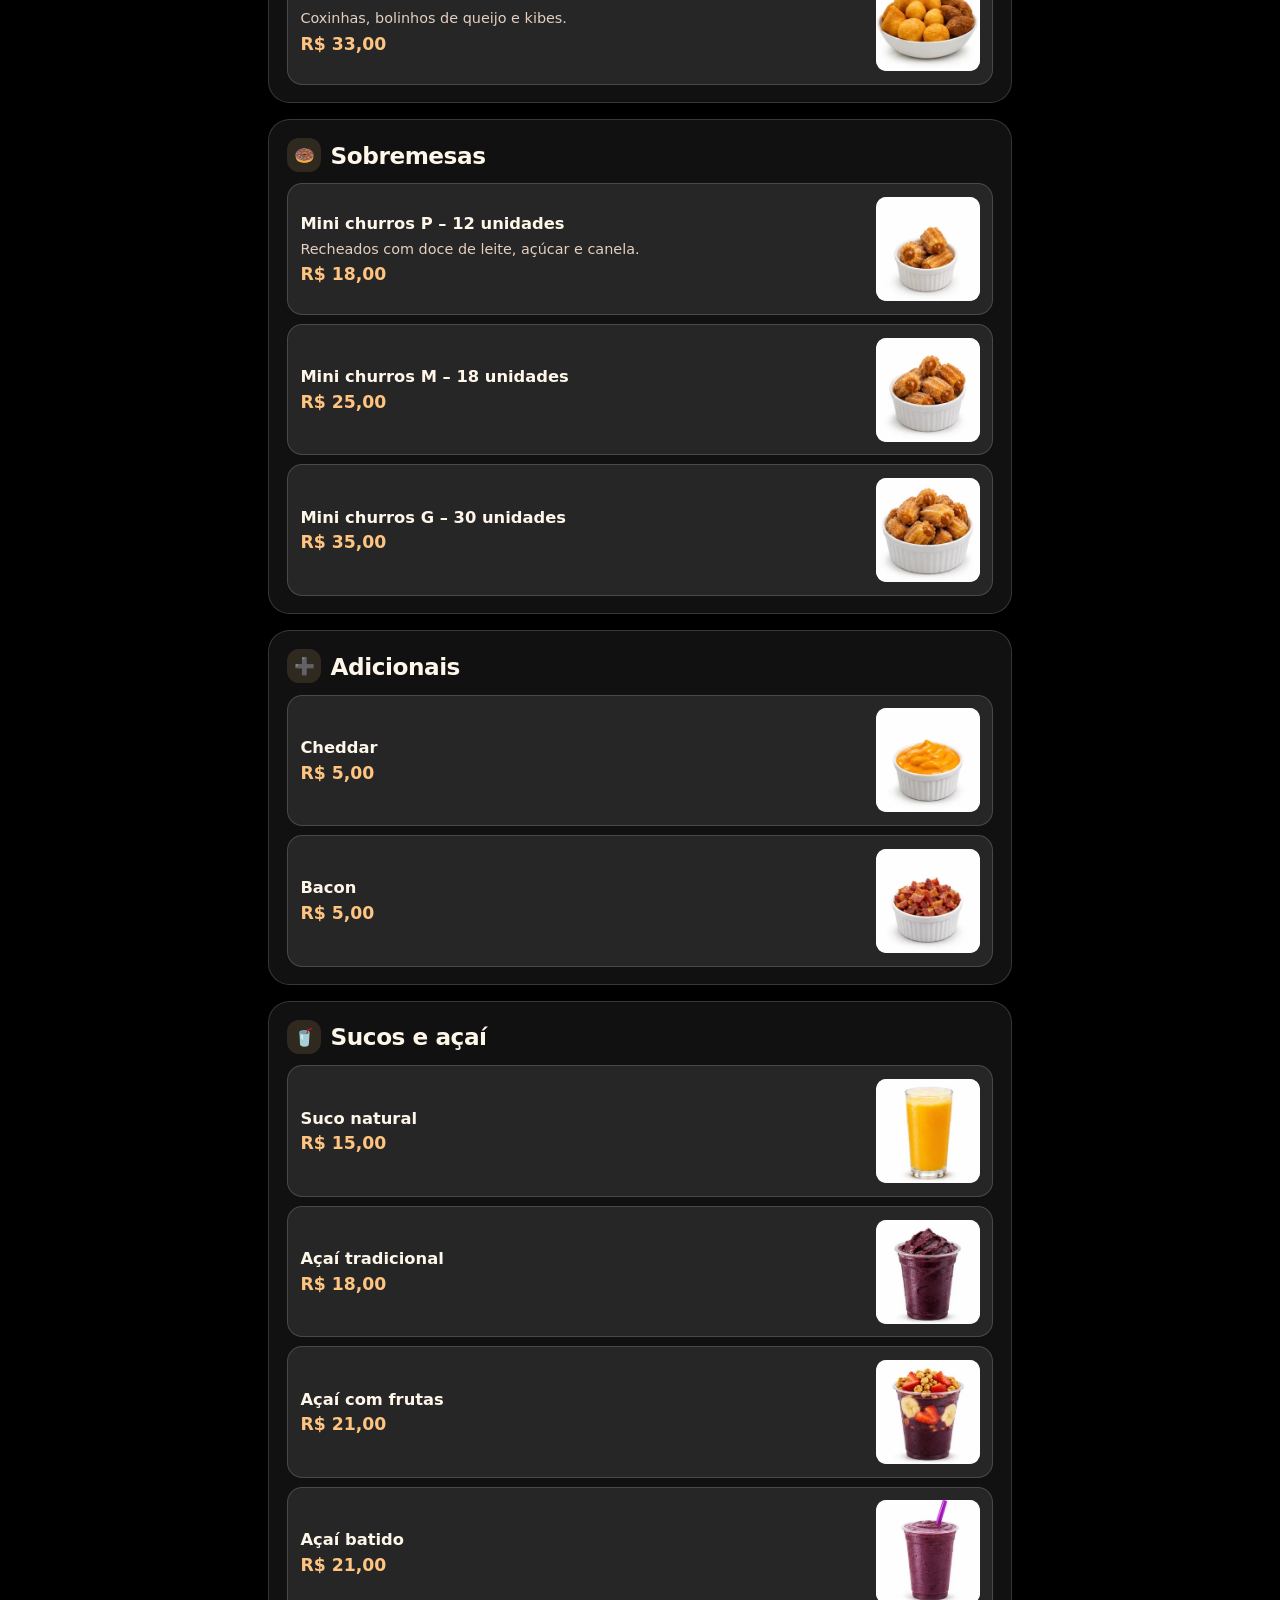
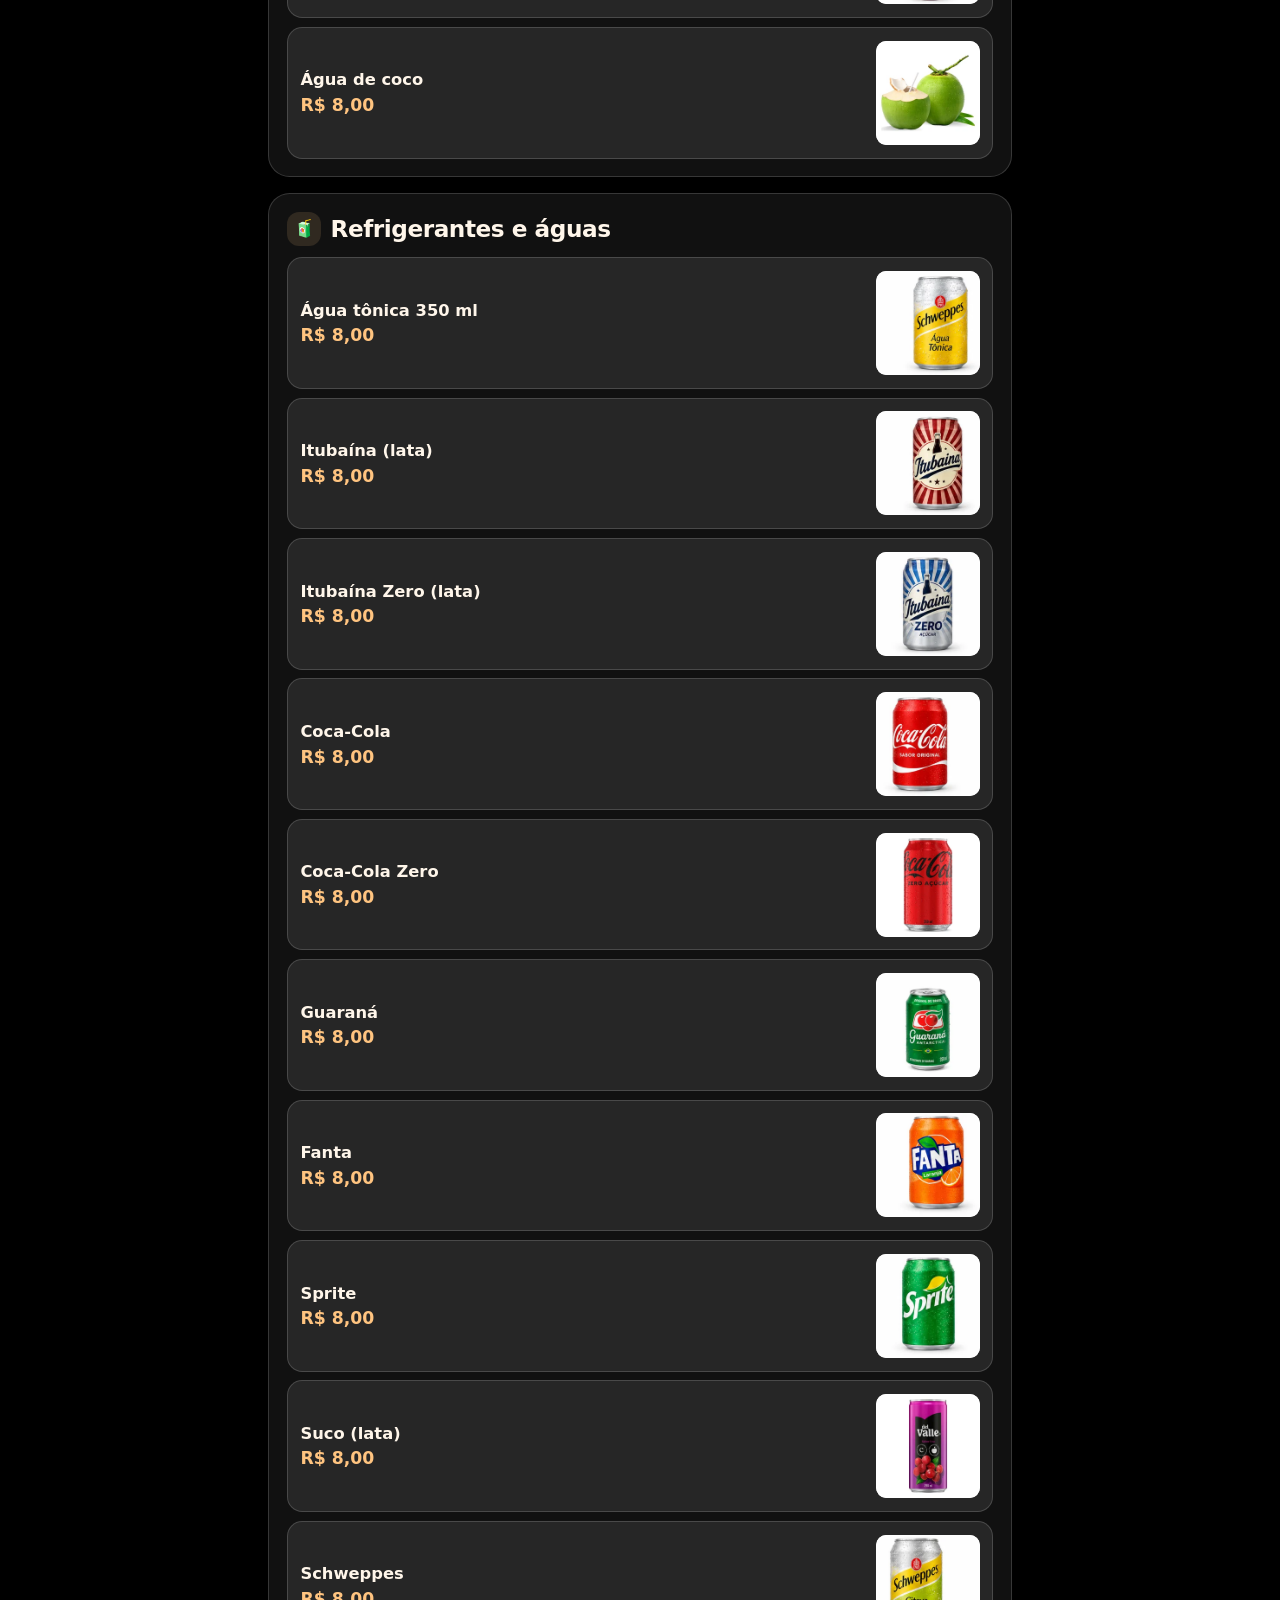
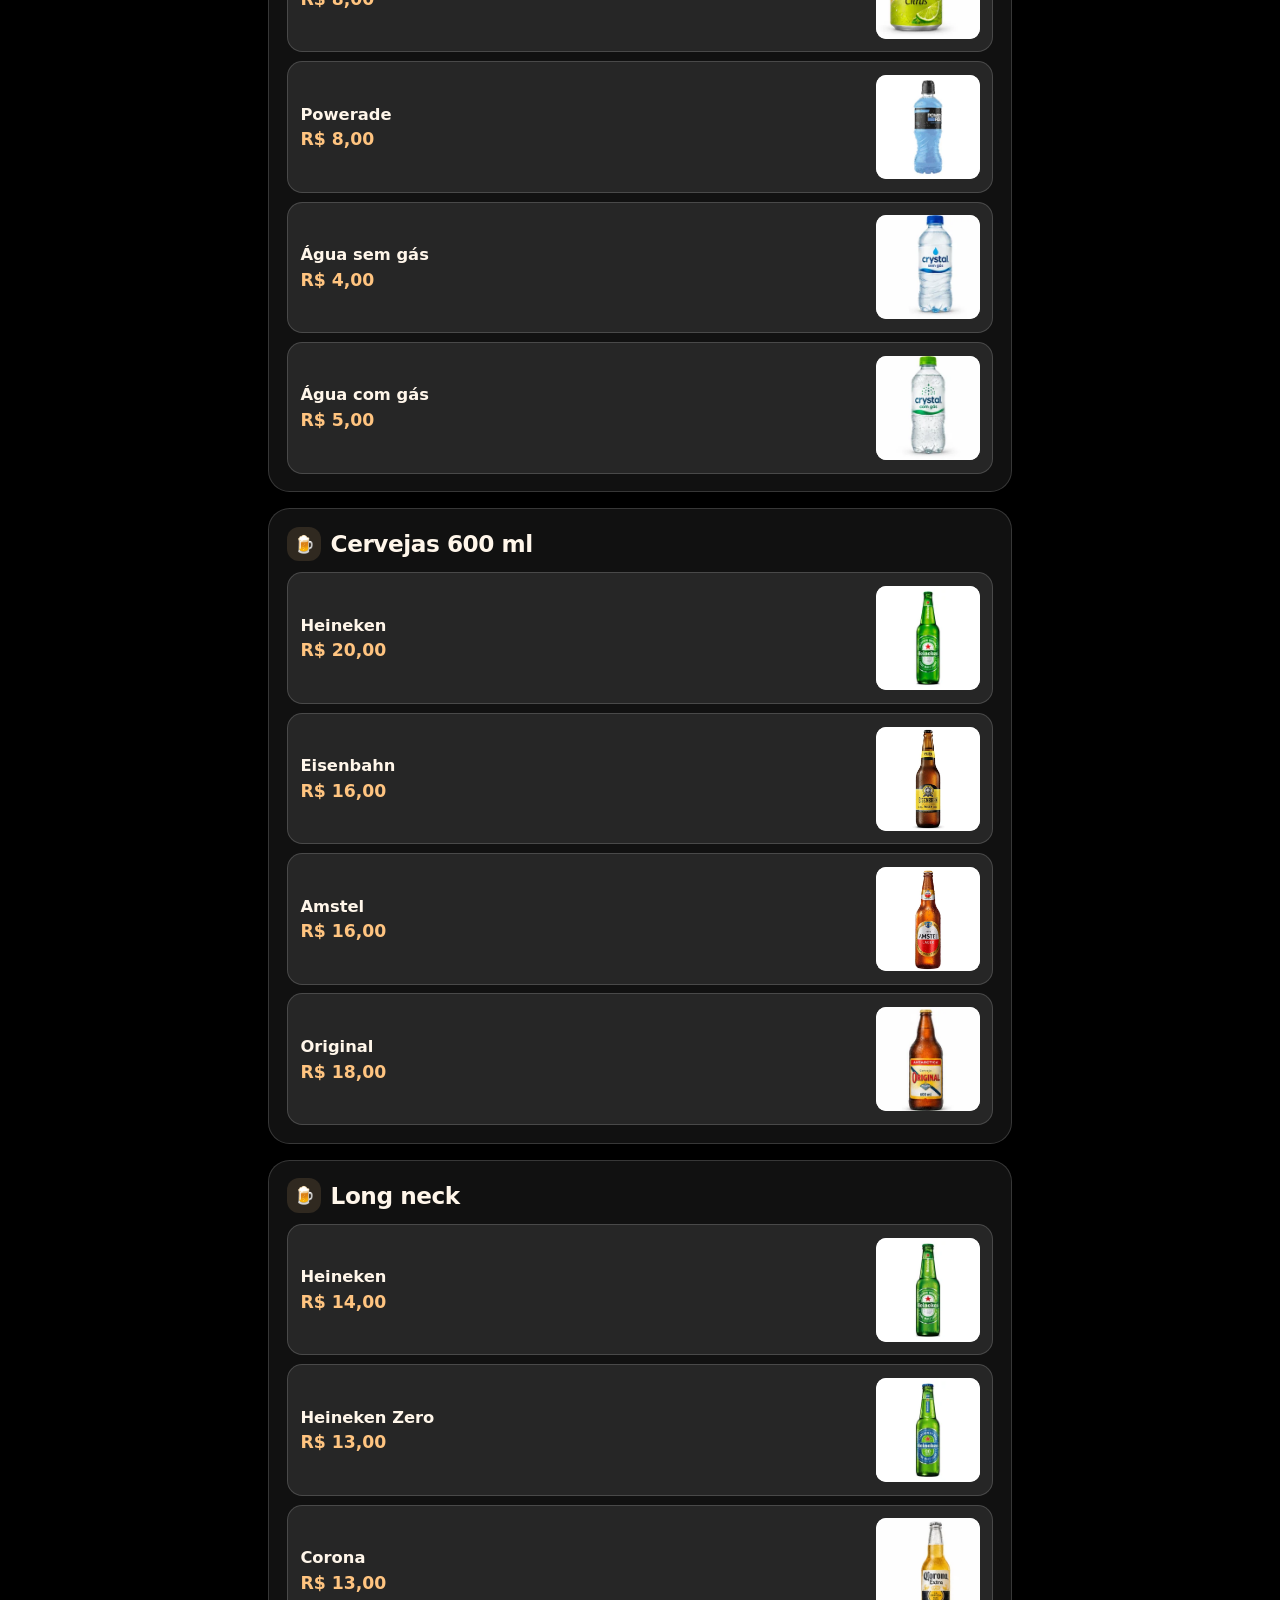
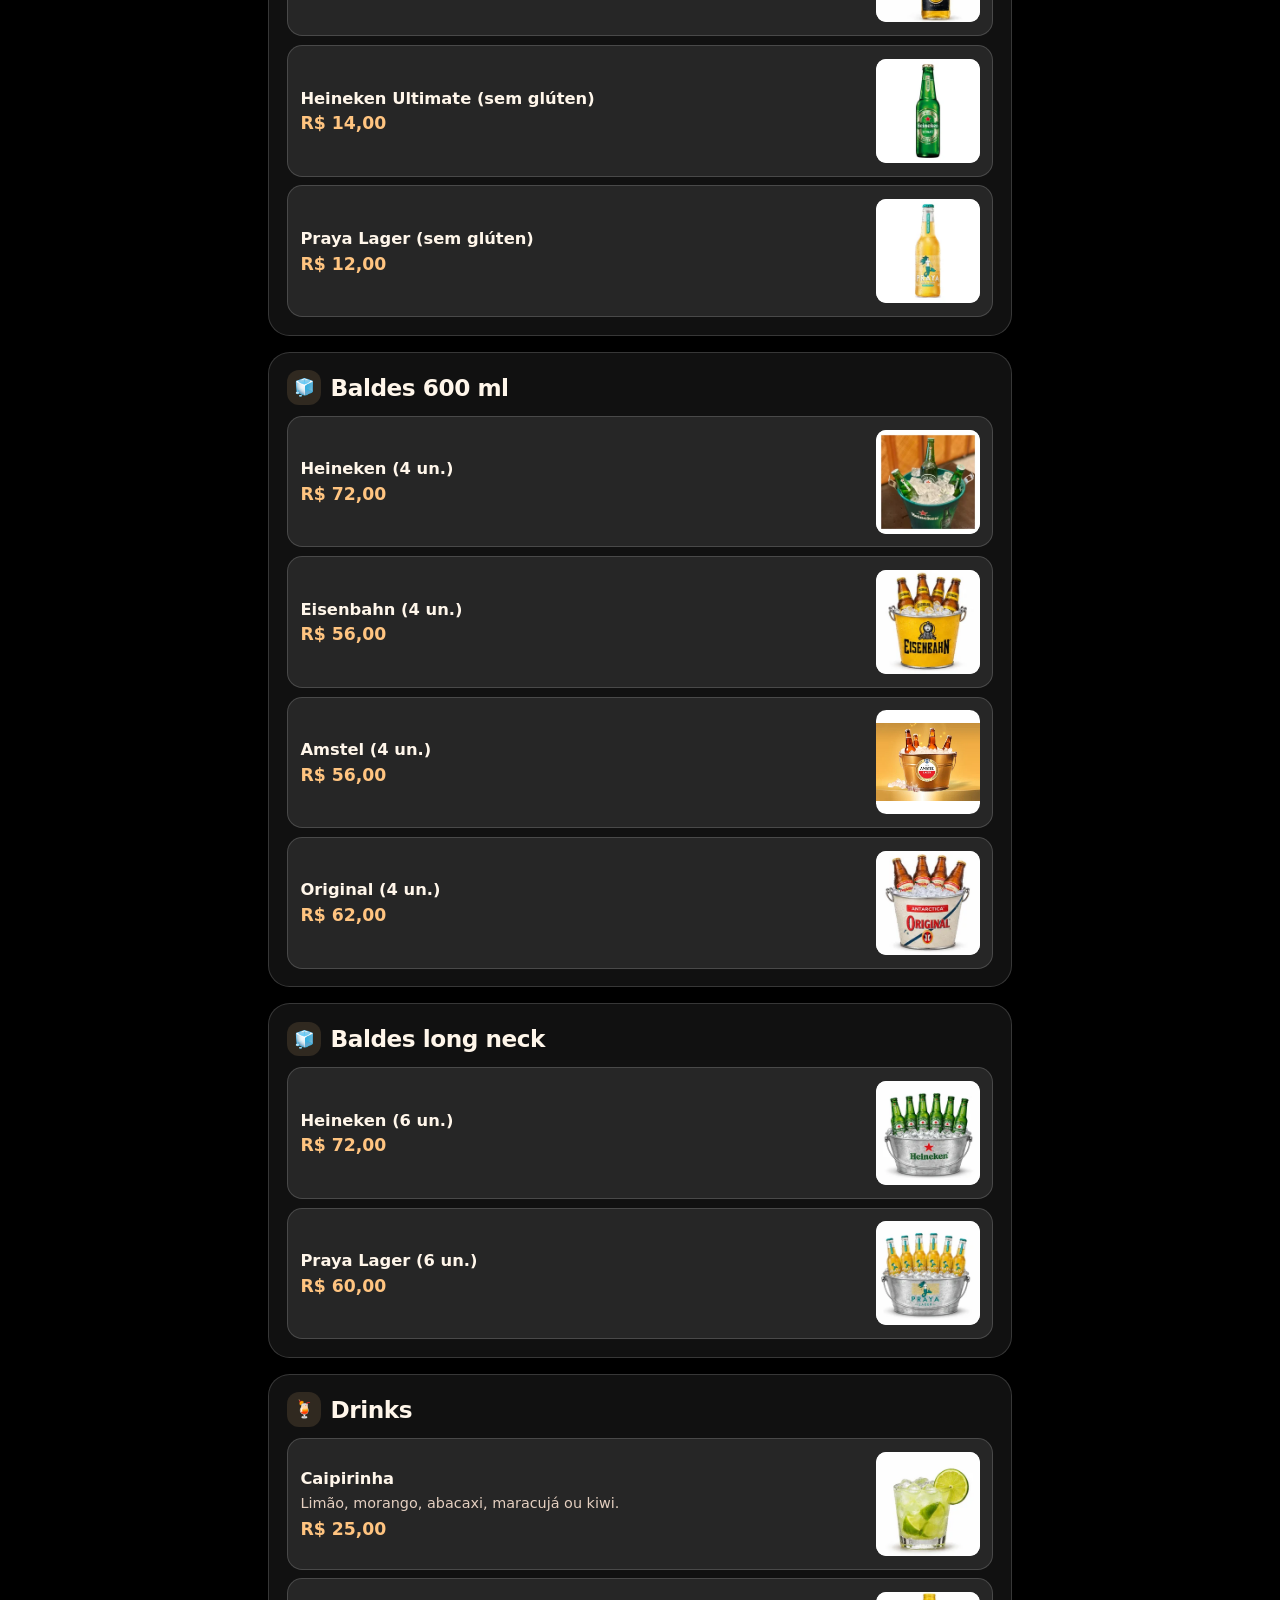
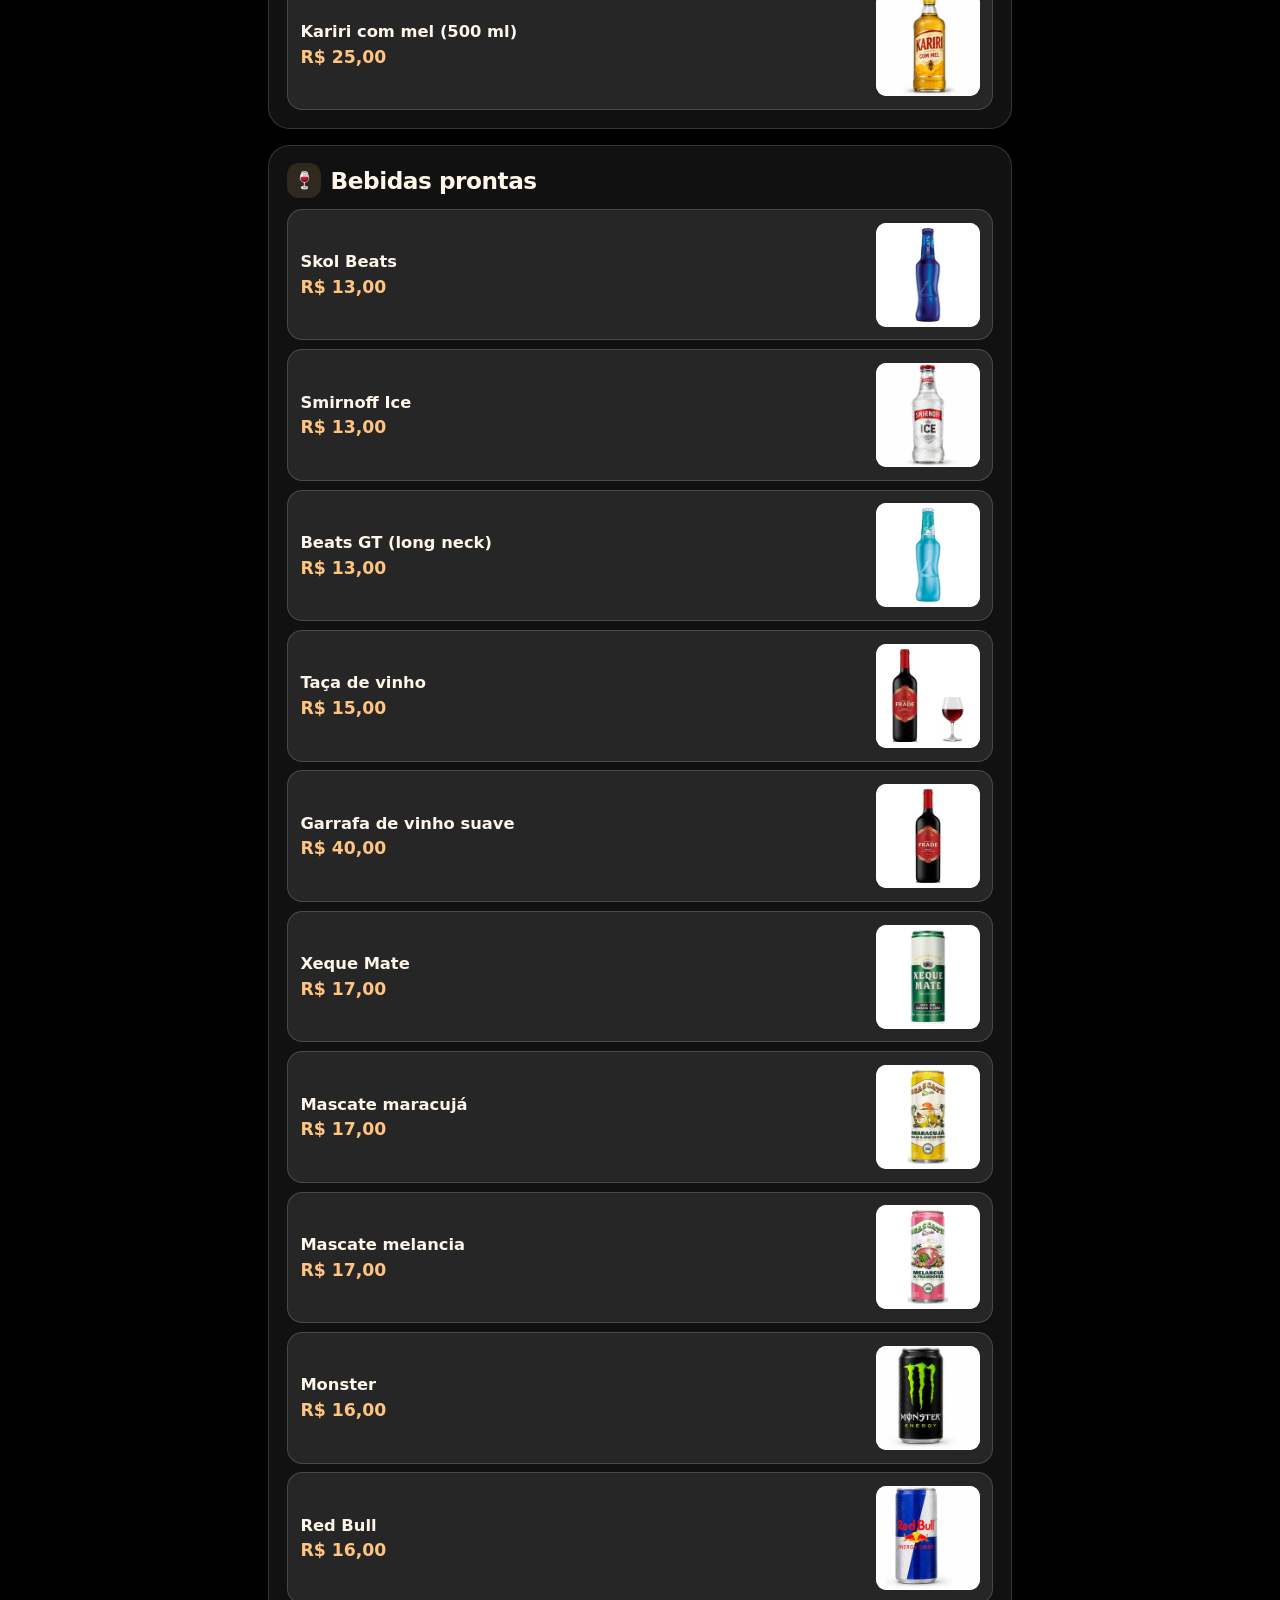
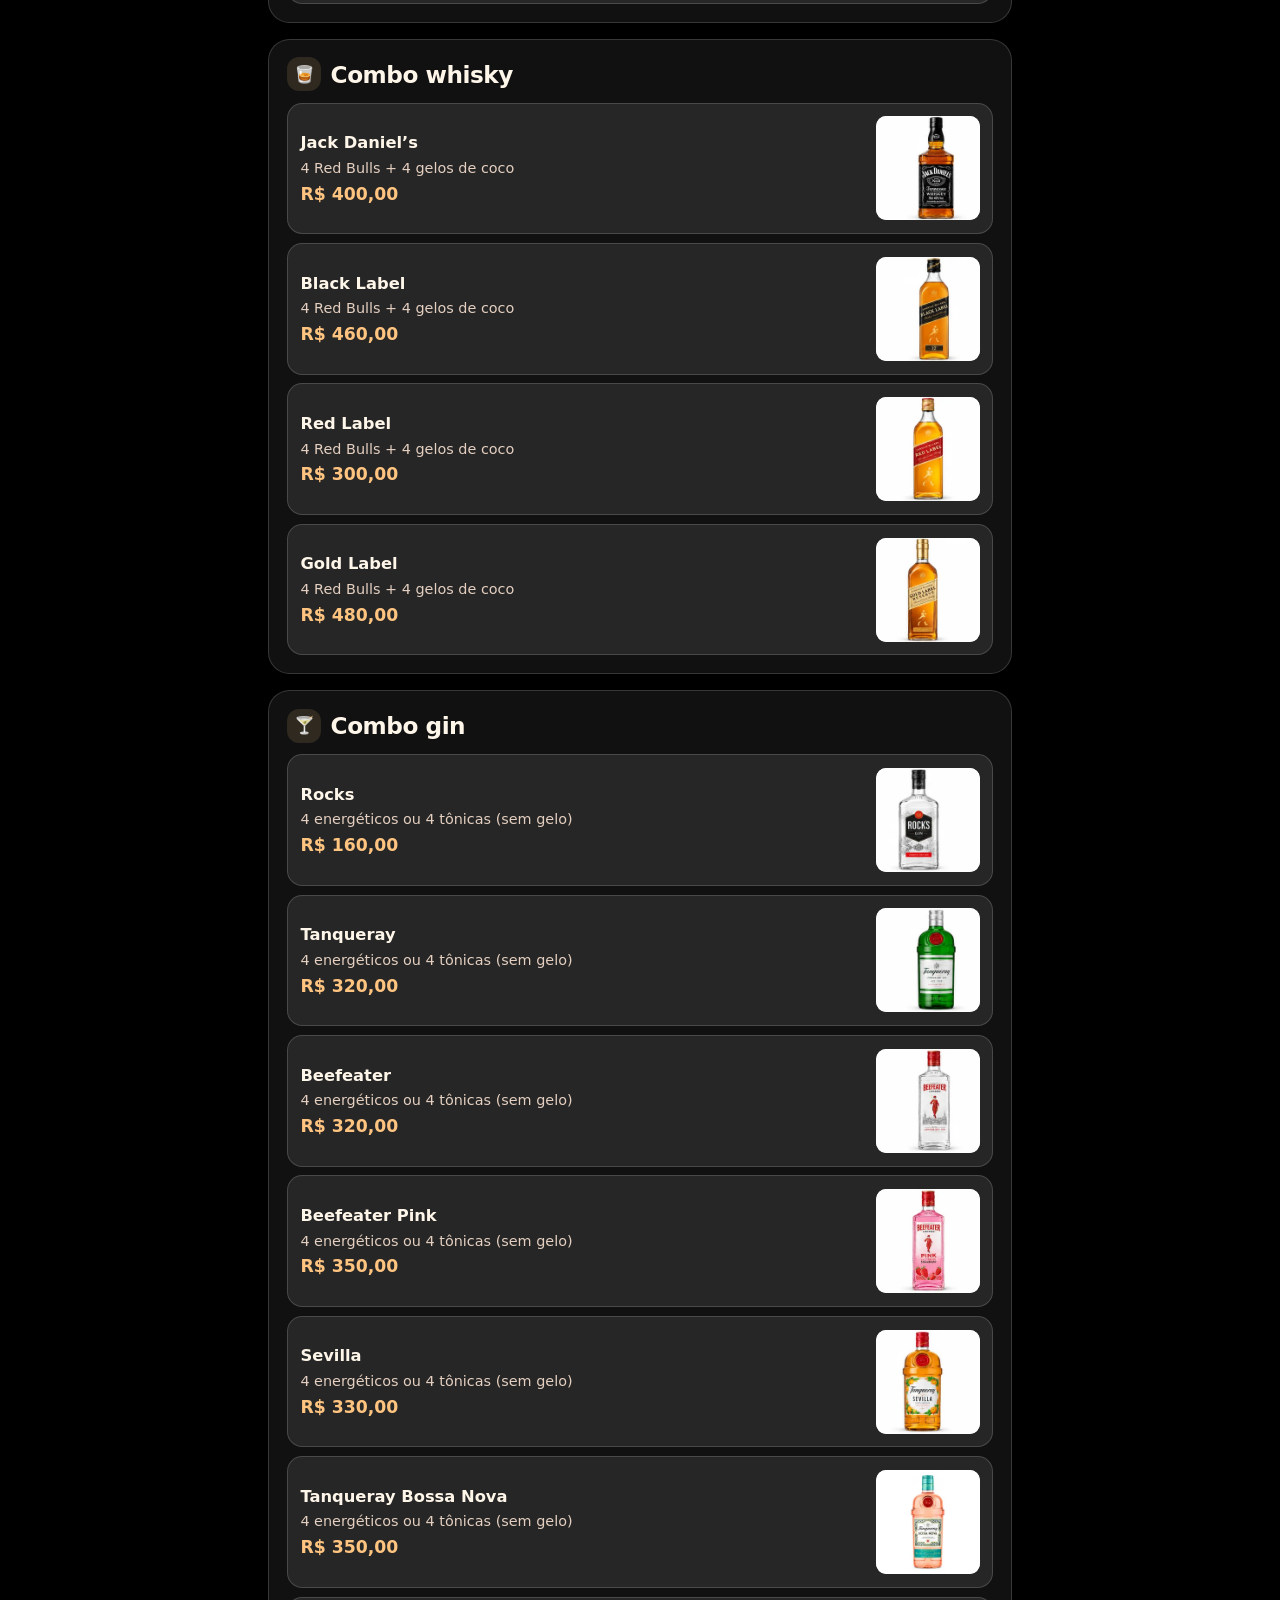
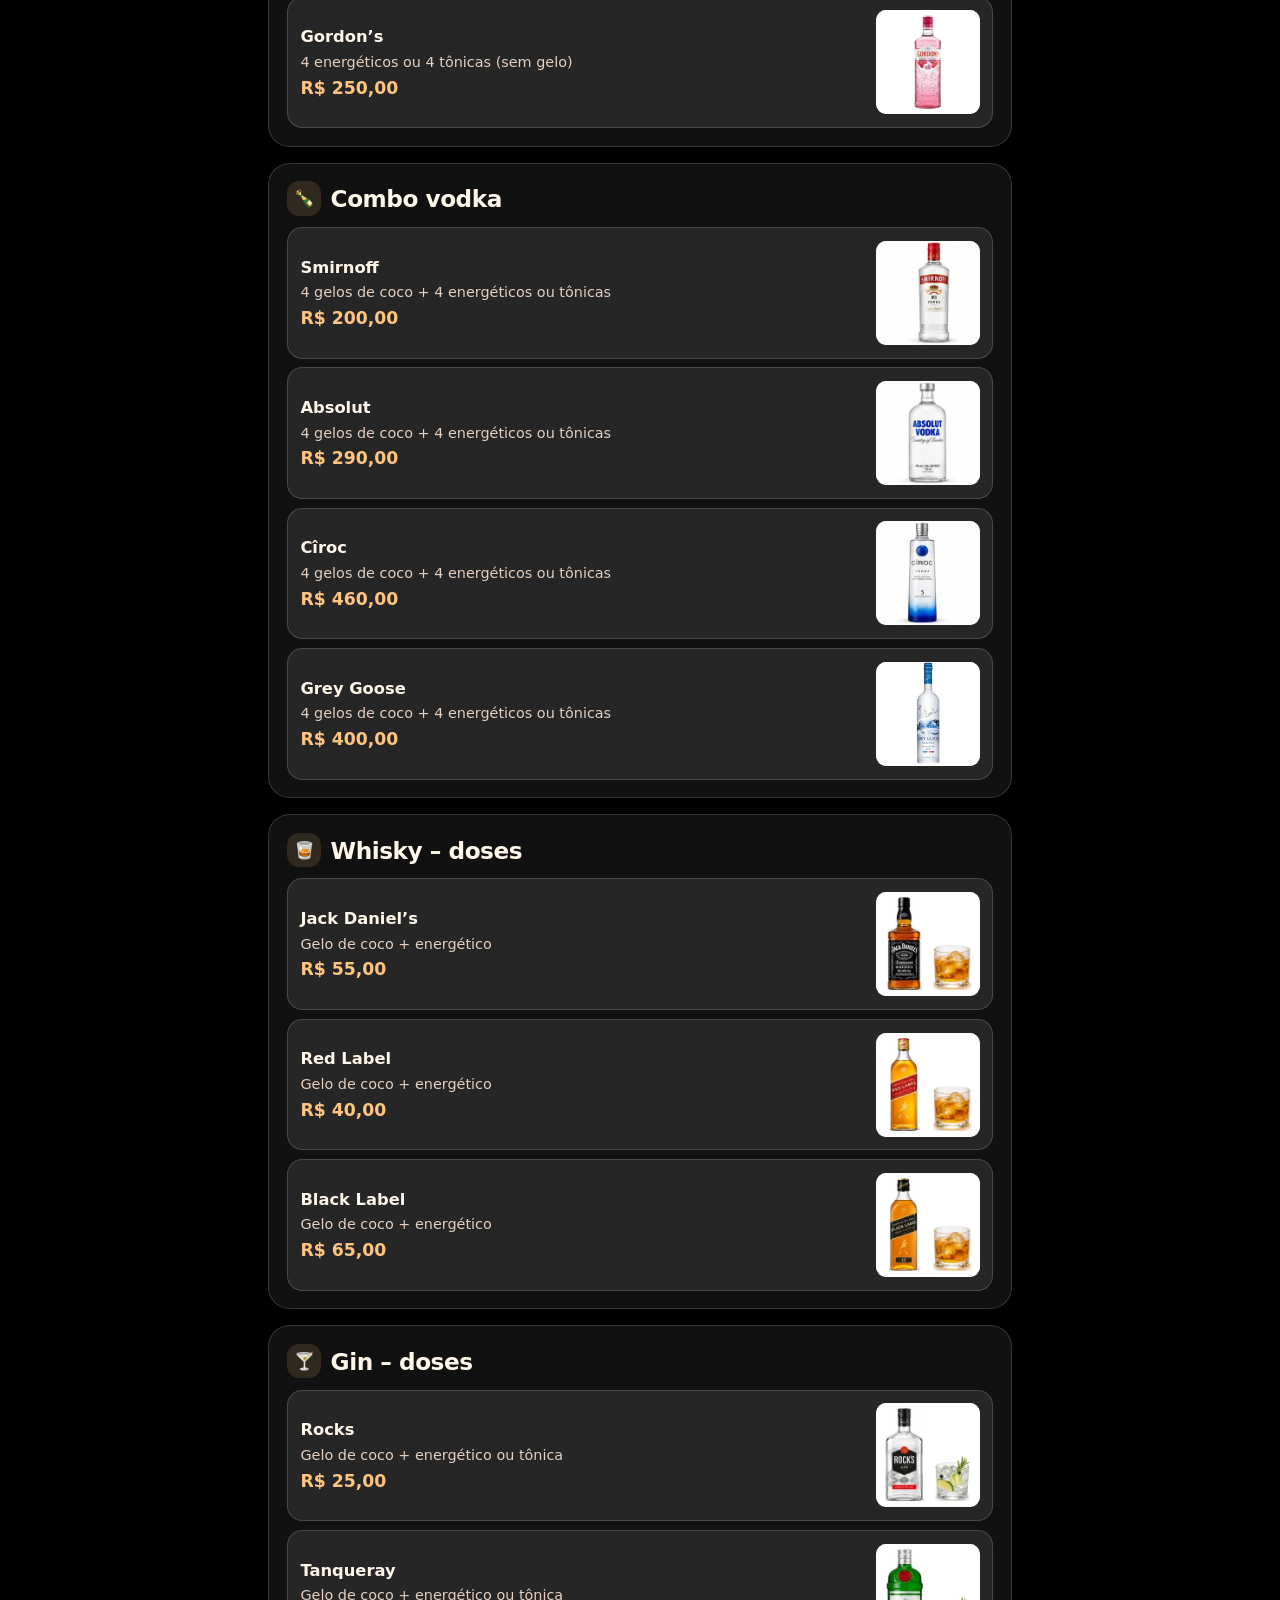
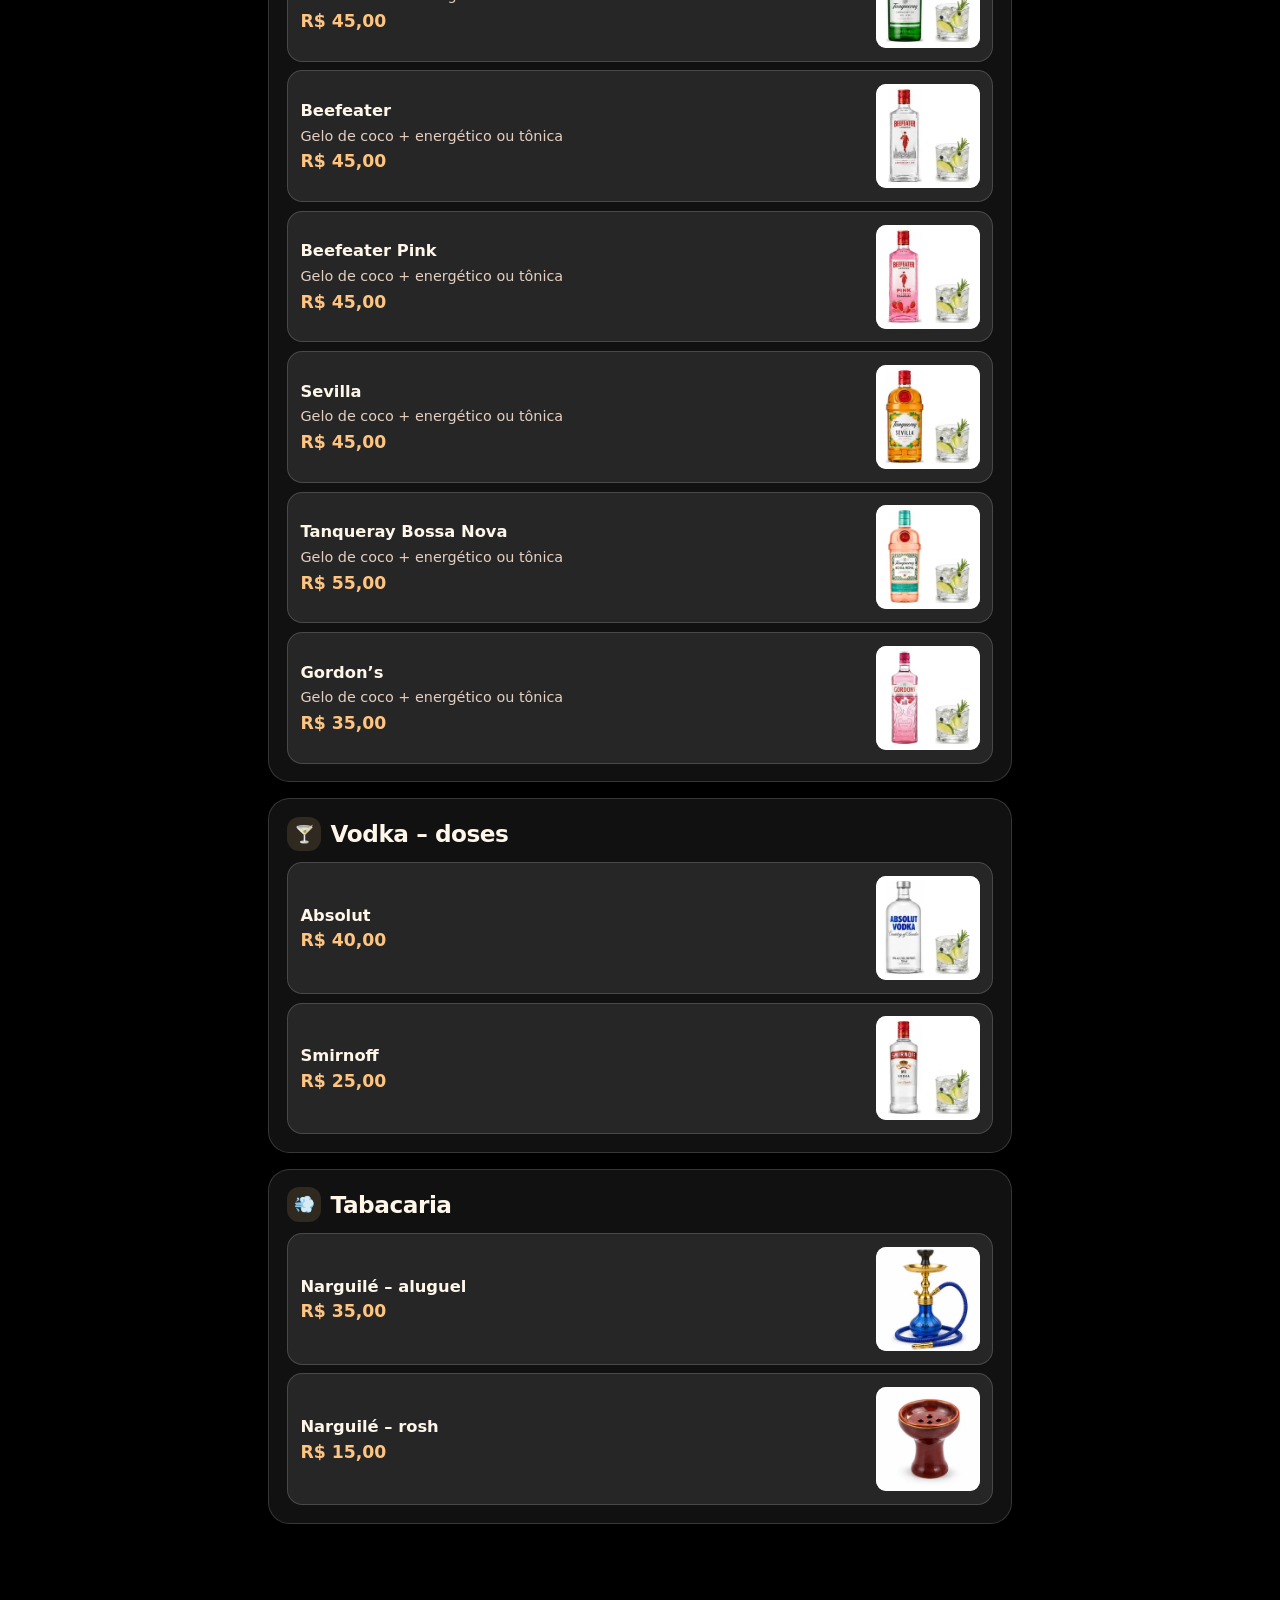
<file: cardapio/index.html>
<!doctype html>
<html lang="pt-BR">
<head>
  <meta charset="utf-8">
  <meta name="viewport" content="width=device-width, initial-scale=1">
  <meta name="theme-color" content="#310d18">
  <title>Cardápio | Arena RK</title>
  <style>
    :root {
      color-scheme: dark;
      --surface: rgba(24, 24, 24, .72);
      --surface-raised: rgba(255, 255, 255, .09);
      --line: rgba(255, 255, 255, .16);
      --text: #fff6ea;
      --muted: #e4cfc0;
      --accent: #ffc480;
      --accent-ink: #341a11;
    }

    * { box-sizing: border-box; }
    html { scroll-padding-top: 5rem; }
    body {
      margin: 0;
      color: var(--text);
      font-family: system-ui, sans-serif;
      background: #000;
    }
    header {
      position: relative;
      max-width: 76rem;
      margin: auto;
      padding-top: 1rem;
      text-align: center;
      background: #310d18 url('../imagens/identidade/faixa-vinho-fundo.webp') center top / 100% clamp(9rem, 20vw, 12rem) no-repeat;
    }
    .brand {
      display: block;
      width: min(100%, clamp(9.5rem, 22vw, 14rem));
      height: auto;
      margin: 0 auto;
    }
    h1 {
      margin: .75rem 1rem .85rem;
      font-size: clamp(1.65rem, 5vw, 2.45rem);
      font-weight: 780;
      letter-spacing: -.045em;
    }
    .arena-link { display: inline-block; margin: 0 0 1rem; color: var(--accent); font-weight: 650; }
    nav {
      position: sticky;
      top: 0;
      z-index: 1;
      max-width: 48rem;
      margin: 0 auto;
      border-block: 1px solid var(--line);
      background: rgba(0, 0, 0, .90);
      backdrop-filter: blur(16px);
    }
    nav ul {
      display: flex;
      gap: .45rem;
      margin: 0;
      padding: .65rem .75rem;
      overflow-x: auto;
      list-style: none;
      scrollbar-width: thin;
    }
    nav a {
      display: flex;
      align-items: center;
      gap: .4rem;
      padding: .62rem .8rem;
      border: 1px solid var(--line);
      border-radius: 999px;
      background: var(--surface-raised);
      color: inherit;
      text-decoration: none;
      white-space: nowrap;
      font-size: .88rem;
      font-weight: 650;
    }
    nav a:hover { background: rgba(255, 255, 255, .16); }
    nav a[aria-current] { border-color: transparent; background: var(--accent); color: var(--accent-ink); }
    a:focus-visible { outline: 2px solid var(--accent); outline-offset: 2px; }
    main { max-width: 48rem; margin: 0 auto; padding: 1.15rem .75rem 3rem; }
    section {
      margin-bottom: 1rem;
      padding: clamp(.75rem, 2vw, 1.1rem);
      border: 1px solid var(--line);
      border-radius: 1.35rem;
      background: var(--surface);
      box-shadow: 0 .6rem 1.5rem rgba(0, 0, 0, .2);
    }
    h2 {
      display: flex;
      align-items: center;
      gap: .6rem;
      margin: 0 0 .7rem;
      font-size: clamp(1.15rem, 3vw, 1.45rem);
      letter-spacing: -.02em;
    }
    .category-icon { flex: none; line-height: 1; }
    h2 .category-icon {
      display: grid;
      place-items: center;
      width: 2.15rem;
      height: 2.15rem;
      border-radius: .75rem;
      background: rgba(255, 196, 128, .13);
      font-size: 1.05rem;
    }
    article {
      display: grid;
      grid-template-columns: minmax(0, 1fr);
      align-items: center;
      gap: .85rem;
      margin-top: .55rem;
      padding: .8rem;
      border: 1px solid var(--line);
      border-radius: .95rem;
      background: var(--surface-raised);
    }
    article.with-photo { grid-template-columns: minmax(0, 1fr) clamp(5rem, 22vw, 6.5rem); }
    h3 { margin: 0; font-size: 1.02rem; }
    article p { margin: .35rem 0; color: var(--muted); font-size: .9rem; line-height: 1.4; }
    strong { display: block; margin-top: .35rem; color: var(--accent); font-size: 1.08rem; font-variant-numeric: tabular-nums; }
    article img {
      display: block;
      place-self: center;
      width: 100%;
      height: auto;
      aspect-ratio: 1;
      object-fit: contain;
      object-position: center;
      background: #fff;
      border-radius: .65rem;
    }
  </style>
  <link rel="stylesheet" href="../arena/whatsapp.css">
</head>
<body>
  <header>
    <img class="brand" src="../imagens/identidade/logo-arena-rk-escuro-transparente.webp" width="600" height="418" alt="Arena RK Itaquera">
    <h1>Cardápio</h1>
    <a class="arena-link" href="../arena/">Conheça a Arena RK</a>
  </header>
  <nav aria-label="Categorias">
    <ul>
      <li><a href="#lanches"><span class="category-icon" aria-hidden="true">🍔</span>Lanches</a></li>
      <li><a href="#porcoes"><span class="category-icon" aria-hidden="true">🍟</span>Porções</a></li>
      <li><a href="#salgadinhos"><span class="category-icon" aria-hidden="true">🥟</span>Salgadinhos fritos</a></li>
      <li><a href="#sobremesas"><span class="category-icon" aria-hidden="true">🍩</span>Sobremesas</a></li>
      <li><a href="#adicionais"><span class="category-icon" aria-hidden="true">➕</span>Adicionais</a></li>
      <li><a href="#sucos-e-acai"><span class="category-icon" aria-hidden="true">🥤</span>Sucos e açaí</a></li>
      <li><a href="#refrigerantes"><span class="category-icon" aria-hidden="true">🧃</span>Refrigerantes e águas</a></li>
      <li><a href="#cervejas"><span class="category-icon" aria-hidden="true">🍺</span>Cervejas</a></li>
      <li><a href="#drinks"><span class="category-icon" aria-hidden="true">🍹</span>Drinks</a></li>
      <li><a href="#bebidas-prontas"><span class="category-icon" aria-hidden="true">🍷</span>Bebidas prontas</a></li>
      <li><a href="#destilados"><span class="category-icon" aria-hidden="true">🥃</span>Destilados</a></li>
      <li><a href="#outros"><span class="category-icon" aria-hidden="true">💨</span>Tabacaria</a></li>
    </ul>
  </nav>
  <main>
    <section id="lanches">
      <h2><span class="category-icon" aria-hidden="true">🍔</span>Lanches</h2>
      <article class="with-photo"><div><h3>Lancinho</h3><p>Pão brioche, hambúrguer artesanal de 160 g, queijo prato e maionese verde.</p><strong>R$ 30,00</strong></div><img src="../imagens/lanches/lancinho.webp" alt="" width="240" height="240" loading="lazy" decoding="async"></article>
      <article class="with-photo"><div><h3>Melhor Eu Ir</h3><p>Pão brioche, hambúrguer artesanal de 160 g, queijo prato, alface, tomate e maionese verde.</p><strong>R$ 35,00</strong></div><img src="../imagens/lanches/melhor-eu-ir.webp" alt="" width="240" height="240" loading="lazy" decoding="async"></article>
      <article class="with-photo"><div><h3>Pé na Areia</h3><p>Pão brioche, hambúrguer artesanal de 160 g, queijo prato, rúcula, tomate e geleia de goiaba.</p><strong>R$ 37,00</strong></div><img src="../imagens/lanches/pe-na-areia.webp" alt="" width="240" height="240" loading="lazy" decoding="async"></article>
      <article class="with-photo"><div><h3>Amor a Três</h3><p>Pão brioche, 3 smash artesanais de 70 g, queijo prato, cebola, picles e molho Billy Jack.</p><strong>R$ 40,00</strong></div><img src="../imagens/lanches/amor-a-tres.webp" alt="" width="240" height="240" loading="lazy" decoding="async"></article>
      <article class="with-photo"><div><h3>Gamei</h3><p>Pão brioche, 2 smash artesanais de 70 g, cheddar, cebola caramelizada e bacon.</p><strong>R$ 40,00</strong></div><img src="../imagens/lanches/gamei.webp" alt="" width="240" height="240" loading="lazy" decoding="async"></article>
      <article><div><h3>Combo</h3><p>Acrescente batata frita e refrigerante.</p><strong>+ R$ 15,00</strong></div></article>
    </section>
    <section id="porcoes">
      <h2><span class="category-icon" aria-hidden="true">🍟</span>Porções tradicionais</h2>
      <article><div><h3>Batata frita</h3><p>500 g de batata frita, acompanhada de molho de maionese da casa.</p><strong>R$ 35,00</strong></div></article>
      <article class="with-photo"><div><h3>Batata com cheddar e bacon</h3><p>500 g de batata frita com cheddar e bacon.</p><strong>R$ 45,00</strong></div><img src="../imagens/porcoes/batata-com-cheddar-e-bacon.webp" alt="" width="240" height="240" loading="lazy" decoding="async"></article>
      <article><div><h3>Iscas de frango</h3><p>500 g, acompanhadas de maionese verde da casa.</p><strong>R$ 45,00</strong></div></article>
      <article class="with-photo"><div><h3>Iscas de peixe</h3><p>350 g</p><strong>R$ 60,00</strong></div><img src="../imagens/porcoes/iscas-de-peixe.webp" alt="" width="240" height="240" loading="lazy" decoding="async"></article>
      <article><div><h3>Contrafilé</h3><p>400 g, acompanhado de pão.</p><strong>R$ 69,00</strong></div></article>
      <article><div><h3>Calabresa</h3><p>300 g</p><strong>R$ 44,00</strong></div></article>
    </section>
    <section id="porcoes-mistas">
      <h2><span class="category-icon" aria-hidden="true">🍗</span>Porções mistas</h2>
      <article class="with-photo"><div><h3>Contrafilé com fritas</h3><p>400 g de contrafilé e 350 g de batata frita.</p><strong>R$ 79,00</strong></div><img src="../imagens/porcoes/contrafile-com-fritas.webp" alt="" width="240" height="240" loading="lazy" decoding="async"></article>
      <article><div><h3>Calafritas</h3><p>400 g de calabresa e 350 g de batata frita.</p><strong>R$ 60,00</strong></div></article>
      <article><div><h3>Iscas de frango com fritas</h3><p>400 g de frango e 350 g de batata frita, com maionese verde da casa.</p><strong>R$ 65,00</strong></div></article>
    </section>
    <section id="petiscos">
      <h2><span class="category-icon" aria-hidden="true">🧆</span>Petiscos</h2>
      <article><div><h3>Nuggets (10 un.)</h3><strong>R$ 20,00</strong></div></article>
      <article class="with-photo"><div><h3>Dadinhos de tapioca (15 un.)</h3><strong>R$ 35,00</strong></div><img src="../imagens/porcoes/dadinhos.webp" alt="" width="240" height="240" loading="lazy" decoding="async"></article>
    </section>
    <section id="salgadinhos">
      <h2><span class="category-icon" aria-hidden="true">🥟</span>Salgadinhos fritos</h2>
      <article class="with-photo"><div><h3>P – 12 unidades</h3><p>Coxinhas, bolinhos de queijo e kibes. Misture os sabores como preferir.</p><strong>R$ 15,00</strong></div><img src="../imagens/salgadinhos/salgadinhos-p.webp" alt="" width="240" height="240" loading="lazy" decoding="async"></article>
      <article class="with-photo"><div><h3>M – 18 unidades</h3><p>Coxinhas, bolinhos de queijo e kibes.</p><strong>R$ 22,00</strong></div><img src="../imagens/salgadinhos/salgadinhos-m.webp" alt="" width="240" height="240" loading="lazy" decoding="async"></article>
      <article class="with-photo"><div><h3>G – 30 unidades</h3><p>Coxinhas, bolinhos de queijo e kibes.</p><strong>R$ 33,00</strong></div><img src="../imagens/salgadinhos/salgadinhos-g.webp" alt="" width="240" height="240" loading="lazy" decoding="async"></article>
    </section>
    <section id="sobremesas">
      <h2><span class="category-icon" aria-hidden="true">🍩</span>Sobremesas</h2>
      <article class="with-photo"><div><h3>Mini churros P – 12 unidades</h3><p>Recheados com doce de leite, açúcar e canela.</p><strong>R$ 18,00</strong></div><img src="../imagens/sobremesas/mini-churros-p.webp" alt="" width="240" height="240" loading="lazy" decoding="async"></article>
      <article class="with-photo"><div><h3>Mini churros M – 18 unidades</h3><strong>R$ 25,00</strong></div><img src="../imagens/sobremesas/mini-churros-m.webp" alt="" width="240" height="240" loading="lazy" decoding="async"></article>
      <article class="with-photo"><div><h3>Mini churros G – 30 unidades</h3><strong>R$ 35,00</strong></div><img src="../imagens/sobremesas/mini-churros-g.webp" alt="" width="240" height="240" loading="lazy" decoding="async"></article>
    </section>
    <section id="adicionais">
      <h2><span class="category-icon" aria-hidden="true">➕</span>Adicionais</h2>
      <article class="with-photo"><div><h3>Cheddar</h3><strong>R$ 5,00</strong></div><img src="../imagens/adicionais/cheddar.webp" alt="" width="240" height="240" loading="lazy" decoding="async"></article>
      <article class="with-photo"><div><h3>Bacon</h3><strong>R$ 5,00</strong></div><img src="../imagens/adicionais/bacon.webp" alt="" width="240" height="240" loading="lazy" decoding="async"></article>
    </section>
    <section id="sucos-e-acai">
      <h2><span class="category-icon" aria-hidden="true">🥤</span>Sucos e açaí</h2>
      <article class="with-photo"><div><h3>Suco natural</h3><strong>R$ 15,00</strong></div><img src="../imagens/sucos-e-acai/suco-natural.webp" alt="" width="240" height="240" loading="lazy" decoding="async"></article>
      <article class="with-photo"><div><h3>Açaí tradicional</h3><strong>R$ 18,00</strong></div><img src="../imagens/sucos-e-acai/acai-tradicional.webp" alt="" width="240" height="240" loading="lazy" decoding="async"></article>
      <article class="with-photo"><div><h3>Açaí com frutas</h3><strong>R$ 21,00</strong></div><img src="../imagens/sucos-e-acai/acai-com-frutas.webp" alt="" width="240" height="240" loading="lazy" decoding="async"></article>
      <article class="with-photo"><div><h3>Açaí batido</h3><strong>R$ 21,00</strong></div><img src="../imagens/sucos-e-acai/acai-batido.webp" alt="" width="240" height="240" loading="lazy" decoding="async"></article>
      <article class="with-photo"><div><h3>Água de coco</h3><strong>R$ 8,00</strong></div><img src="../imagens/sucos-e-acai/agua-de-coco.webp" alt="" width="240" height="240" loading="lazy" decoding="async"></article>
    </section>
    <section id="refrigerantes">
      <h2><span class="category-icon" aria-hidden="true">🧃</span>Refrigerantes e águas</h2>
      <article class="with-photo"><div><h3>Água tônica 350 ml</h3><strong>R$ 8,00</strong></div><img src="../imagens/refrigerantes/agua-tonica.webp" alt="" width="240" height="240" loading="lazy" decoding="async"></article>
      <article class="with-photo"><div><h3>Itubaína (lata)</h3><strong>R$ 8,00</strong></div><img src="../imagens/refrigerantes/itubaina.webp" alt="" width="240" height="240" loading="lazy" decoding="async"></article>
      <article class="with-photo"><div><h3>Itubaína Zero (lata)</h3><strong>R$ 8,00</strong></div><img src="../imagens/refrigerantes/itubaina-zero.webp" alt="" width="240" height="240" loading="lazy" decoding="async"></article>
      <article class="with-photo"><div><h3>Coca-Cola</h3><strong>R$ 8,00</strong></div><img src="../imagens/refrigerantes/coca-cola.webp" alt="" width="240" height="240" loading="lazy" decoding="async"></article>
      <article class="with-photo"><div><h3>Coca-Cola Zero</h3><strong>R$ 8,00</strong></div><img src="../imagens/refrigerantes/coca-cola-zero.webp" alt="" width="240" height="240" loading="lazy" decoding="async"></article>
      <article class="with-photo"><div><h3>Guaraná</h3><strong>R$ 8,00</strong></div><img src="../imagens/refrigerantes/guarana.webp" alt="" width="240" height="240" loading="lazy" decoding="async"></article>
      <article class="with-photo"><div><h3>Fanta</h3><strong>R$ 8,00</strong></div><img src="../imagens/refrigerantes/fanta.webp" alt="" width="240" height="240" loading="lazy" decoding="async"></article>
      <article class="with-photo"><div><h3>Sprite</h3><strong>R$ 8,00</strong></div><img src="../imagens/refrigerantes/sprite.webp" alt="" width="240" height="240" loading="lazy" decoding="async"></article>
      <article class="with-photo"><div><h3>Suco (lata)</h3><strong>R$ 8,00</strong></div><img src="../imagens/refrigerantes/suco-lata.webp" alt="" width="240" height="240" loading="lazy" decoding="async"></article>
      <article class="with-photo"><div><h3>Schweppes</h3><strong>R$ 8,00</strong></div><img src="../imagens/refrigerantes/schweppes.webp" alt="" width="240" height="240" loading="lazy" decoding="async"></article>
      <article class="with-photo"><div><h3>Powerade</h3><strong>R$ 8,00</strong></div><img src="../imagens/refrigerantes/powerade.webp" alt="" width="240" height="240" loading="lazy" decoding="async"></article>
      <article class="with-photo"><div><h3>Água sem gás</h3><strong>R$ 4,00</strong></div><img src="../imagens/refrigerantes/agua-sem-gas.webp" alt="" width="240" height="240" loading="lazy" decoding="async"></article>
      <article class="with-photo"><div><h3>Água com gás</h3><strong>R$ 5,00</strong></div><img src="../imagens/refrigerantes/agua-com-gas.webp" alt="" width="240" height="240" loading="lazy" decoding="async"></article>
    </section>
    <section id="cervejas">
      <h2><span class="category-icon" aria-hidden="true">🍺</span>Cervejas 600 ml</h2>
      <article class="with-photo"><div><h3>Heineken</h3><strong>R$ 20,00</strong></div><img src="../imagens/cervejas/heineken.webp" alt="" width="240" height="240" loading="lazy" decoding="async"></article>
      <article class="with-photo"><div><h3>Eisenbahn</h3><strong>R$ 16,00</strong></div><img src="../imagens/cervejas/eisenbahn-600ml.webp" alt="" width="240" height="240" loading="lazy" decoding="async"></article>
      <article class="with-photo"><div><h3>Amstel</h3><strong>R$ 16,00</strong></div><img src="../imagens/cervejas/amstel-600ml.webp" alt="" width="240" height="240" loading="lazy" decoding="async"></article>
      <article class="with-photo"><div><h3>Original</h3><strong>R$ 18,00</strong></div><img src="../imagens/cervejas/original.webp" alt="" width="240" height="240" loading="lazy" decoding="async"></article>
    </section>
    <section id="long-neck">
      <h2><span class="category-icon" aria-hidden="true">🍺</span>Long neck</h2>
      <article class="with-photo"><div><h3>Heineken</h3><strong>R$ 14,00</strong></div><img src="../imagens/cervejas/heineken-long-neck.webp" alt="" width="240" height="240" loading="lazy" decoding="async"></article>
      <article class="with-photo"><div><h3>Heineken Zero</h3><strong>R$ 13,00</strong></div><img src="../imagens/cervejas/heineken-zero.webp" alt="" width="240" height="240" loading="lazy" decoding="async"></article>
      <article class="with-photo"><div><h3>Corona</h3><strong>R$ 13,00</strong></div><img src="../imagens/cervejas/corona.webp" alt="" width="240" height="240" loading="lazy" decoding="async"></article>
      <article class="with-photo"><div><h3>Heineken Ultimate (sem glúten)</h3><strong>R$ 14,00</strong></div><img src="../imagens/cervejas/heineken-ultimate.webp" alt="" width="240" height="240" loading="lazy" decoding="async"></article>
      <article class="with-photo"><div><h3>Praya Lager (sem glúten)</h3><strong>R$ 12,00</strong></div><img src="../imagens/cervejas/praya-lager.webp" alt="" width="240" height="240" loading="lazy" decoding="async"></article>
    </section>
    <section id="baldes">
      <h2><span class="category-icon" aria-hidden="true">🧊</span>Baldes 600 ml</h2>
      <article class="with-photo"><div><h3>Heineken (4 un.)</h3><strong>R$ 72,00</strong></div><img src="../imagens/baldes/balde-heineken.webp" alt="" width="240" height="240" loading="lazy" decoding="async"></article>
      <article class="with-photo"><div><h3>Eisenbahn (4 un.)</h3><strong>R$ 56,00</strong></div><img src="../imagens/baldes/balde-eisenbahn.webp" alt="" width="240" height="240" loading="lazy" decoding="async"></article>
      <article class="with-photo"><div><h3>Amstel (4 un.)</h3><strong>R$ 56,00</strong></div><img src="../imagens/baldes/balde-amstel.webp" alt="" width="240" height="240" loading="lazy" decoding="async"></article>
      <article class="with-photo"><div><h3>Original (4 un.)</h3><strong>R$ 62,00</strong></div><img src="../imagens/baldes/balde-original.webp" alt="" width="240" height="240" loading="lazy" decoding="async"></article>
    </section>
    <section id="baldes-long-neck">
      <h2><span class="category-icon" aria-hidden="true">🧊</span>Baldes long neck</h2>
      <article class="with-photo"><div><h3>Heineken (6 un.)</h3><strong>R$ 72,00</strong></div><img src="../imagens/baldes/balde-heineken-long-neck.webp" alt="" width="240" height="240" loading="lazy" decoding="async"></article>
      <article class="with-photo"><div><h3>Praya Lager (6 un.)</h3><strong>R$ 60,00</strong></div><img src="../imagens/baldes/balde-praya.webp" alt="" width="240" height="240" loading="lazy" decoding="async"></article>
    </section>
    <section id="drinks">
      <h2><span class="category-icon" aria-hidden="true">🍹</span>Drinks</h2>
      <article class="with-photo"><div><h3>Caipirinha</h3><p>Limão, morango, abacaxi, maracujá ou kiwi.</p><strong>R$ 25,00</strong></div><img src="../imagens/drinks/caipirinha.webp" alt="" width="240" height="240" loading="lazy" decoding="async"></article>
      <article class="with-photo"><div><h3>Kariri com mel (500 ml)</h3><strong>R$ 25,00</strong></div><img src="../imagens/drinks/kariri-com-mel.webp" alt="" width="240" height="240" loading="lazy" decoding="async"></article>
    </section>
    <section id="bebidas-prontas">
      <h2><span class="category-icon" aria-hidden="true">🍷</span>Bebidas prontas</h2>
      <article class="with-photo"><div><h3>Skol Beats</h3><strong>R$ 13,00</strong></div><img src="../imagens/drinks/skool-beats.webp" alt="" width="240" height="240" loading="lazy" decoding="async"></article>
      <article class="with-photo"><div><h3>Smirnoff Ice</h3><strong>R$ 13,00</strong></div><img src="../imagens/drinks/smirnoff-ice.webp" alt="" width="240" height="240" loading="lazy" decoding="async"></article>
      <article class="with-photo"><div><h3>Beats GT (long neck)</h3><strong>R$ 13,00</strong></div><img src="../imagens/drinks/gt-beats.webp" alt="" width="240" height="240" loading="lazy" decoding="async"></article>
      <article class="with-photo"><div><h3>Taça de vinho</h3><strong>R$ 15,00</strong></div><img src="../imagens/drinks/taca-de-vinho.webp" alt="" width="240" height="240" loading="lazy" decoding="async"></article>
      <article class="with-photo"><div><h3>Garrafa de vinho suave</h3><strong>R$ 40,00</strong></div><img src="../imagens/drinks/garrafa-vinho-suave.webp" alt="" width="240" height="240" loading="lazy" decoding="async"></article>
      <article class="with-photo"><div><h3>Xeque Mate</h3><strong>R$ 17,00</strong></div><img src="../imagens/drinks/xeque-mate.webp" alt="" width="240" height="240" loading="lazy" decoding="async"></article>
      <article class="with-photo"><div><h3>Mascate maracujá</h3><strong>R$ 17,00</strong></div><img src="../imagens/drinks/mascate-maracuja.webp" alt="" width="240" height="240" loading="lazy" decoding="async"></article>
      <article class="with-photo"><div><h3>Mascate melancia</h3><strong>R$ 17,00</strong></div><img src="../imagens/drinks/mascate-melancia.webp" alt="" width="240" height="240" loading="lazy" decoding="async"></article>
      <article class="with-photo"><div><h3>Monster</h3><strong>R$ 16,00</strong></div><img src="../imagens/refrigerantes/monster.webp" alt="" width="240" height="240" loading="lazy" decoding="async"></article>
      <article class="with-photo"><div><h3>Red Bull</h3><strong>R$ 16,00</strong></div><img src="../imagens/refrigerantes/red-bull.webp" alt="" width="240" height="240" loading="lazy" decoding="async"></article>
    </section>
    <section id="destilados">
      <h2><span class="category-icon" aria-hidden="true">🥃</span>Combo whisky</h2>
      <article class="with-photo"><div><h3>Jack Daniel’s</h3><p>4 Red Bulls + 4 gelos de coco</p><strong>R$ 400,00</strong></div><img src="../imagens/destilados/jack-daniels.webp" alt="" width="240" height="240" loading="lazy" decoding="async"></article>
      <article class="with-photo"><div><h3>Black Label</h3><p>4 Red Bulls + 4 gelos de coco</p><strong>R$ 460,00</strong></div><img src="../imagens/destilados/black-label.webp" alt="" width="240" height="240" loading="lazy" decoding="async"></article>
      <article class="with-photo"><div><h3>Red Label</h3><p>4 Red Bulls + 4 gelos de coco</p><strong>R$ 300,00</strong></div><img src="../imagens/destilados/red-label.webp" alt="" width="240" height="240" loading="lazy" decoding="async"></article>
      <article class="with-photo"><div><h3>Gold Label</h3><p>4 Red Bulls + 4 gelos de coco</p><strong>R$ 480,00</strong></div><img src="../imagens/destilados/gold-label.webp" alt="" width="240" height="240" loading="lazy" decoding="async"></article>
    </section>
    <section id="combo-gin">
      <h2><span class="category-icon" aria-hidden="true">🍸</span>Combo gin</h2>
      <article class="with-photo"><div><h3>Rocks</h3><p>4 energéticos ou 4 tônicas (sem gelo)</p><strong>R$ 160,00</strong></div><img src="../imagens/destilados/rocks-gin.webp" alt="" width="240" height="240" loading="lazy" decoding="async"></article>
      <article class="with-photo"><div><h3>Tanqueray</h3><p>4 energéticos ou 4 tônicas (sem gelo)</p><strong>R$ 320,00</strong></div><img src="../imagens/destilados/tanqueray.webp" alt="" width="240" height="240" loading="lazy" decoding="async"></article>
      <article class="with-photo"><div><h3>Beefeater</h3><p>4 energéticos ou 4 tônicas (sem gelo)</p><strong>R$ 320,00</strong></div><img src="../imagens/destilados/beefeater.webp" alt="" width="240" height="240" loading="lazy" decoding="async"></article>
      <article class="with-photo"><div><h3>Beefeater Pink</h3><p>4 energéticos ou 4 tônicas (sem gelo)</p><strong>R$ 350,00</strong></div><img src="../imagens/destilados/beefeater-pink.webp" alt="" width="240" height="240" loading="lazy" decoding="async"></article>
      <article class="with-photo"><div><h3>Sevilla</h3><p>4 energéticos ou 4 tônicas (sem gelo)</p><strong>R$ 330,00</strong></div><img src="../imagens/destilados/tanqueray-sevilla.webp" alt="" width="240" height="240" loading="lazy" decoding="async"></article>
      <article class="with-photo"><div><h3>Tanqueray Bossa Nova</h3><p>4 energéticos ou 4 tônicas (sem gelo)</p><strong>R$ 350,00</strong></div><img src="../imagens/destilados/bossa-nova-gin.webp" alt="" width="240" height="240" loading="lazy" decoding="async"></article>
      <article class="with-photo"><div><h3>Gordon’s</h3><p>4 energéticos ou 4 tônicas (sem gelo)</p><strong>R$ 250,00</strong></div><img src="../imagens/destilados/gordons.webp" alt="" width="240" height="240" loading="lazy" decoding="async"></article>
    </section>
    <section id="combo-vodka">
      <h2><span class="category-icon" aria-hidden="true">🍾</span>Combo vodka</h2>
      <article class="with-photo"><div><h3>Smirnoff</h3><p>4 gelos de coco + 4 energéticos ou tônicas</p><strong>R$ 200,00</strong></div><img src="../imagens/destilados/smirnoff.webp" alt="" width="240" height="240" loading="lazy" decoding="async"></article>
      <article class="with-photo"><div><h3>Absolut</h3><p>4 gelos de coco + 4 energéticos ou tônicas</p><strong>R$ 290,00</strong></div><img src="../imagens/destilados/absolut.webp" alt="" width="240" height="240" loading="lazy" decoding="async"></article>
      <article class="with-photo"><div><h3>Cîroc</h3><p>4 gelos de coco + 4 energéticos ou tônicas</p><strong>R$ 460,00</strong></div><img src="../imagens/destilados/ciroc.webp" alt="" width="240" height="240" loading="lazy" decoding="async"></article>
      <article class="with-photo"><div><h3>Grey Goose</h3><p>4 gelos de coco + 4 energéticos ou tônicas</p><strong>R$ 400,00</strong></div><img src="../imagens/destilados/grey-goose.webp" alt="" width="240" height="240" loading="lazy" decoding="async"></article>
    </section>
    <section id="whisky-doses">
      <h2><span class="category-icon" aria-hidden="true">🥃</span>Whisky – doses</h2>
      <article class="with-photo"><div><h3>Jack Daniel’s</h3><p>Gelo de coco + energético</p><strong>R$ 55,00</strong></div><img src="../imagens/destilados/doses/jack-daniels.webp" alt="" width="240" height="240" loading="lazy" decoding="async"></article>
      <article class="with-photo"><div><h3>Red Label</h3><p>Gelo de coco + energético</p><strong>R$ 40,00</strong></div><img src="../imagens/destilados/doses/red-label.webp" alt="" width="240" height="240" loading="lazy" decoding="async"></article>
      <article class="with-photo"><div><h3>Black Label</h3><p>Gelo de coco + energético</p><strong>R$ 65,00</strong></div><img src="../imagens/destilados/doses/black-label.webp" alt="" width="240" height="240" loading="lazy" decoding="async"></article>
    </section>
    <section id="gin-doses">
      <h2><span class="category-icon" aria-hidden="true">🍸</span>Gin – doses</h2>
      <article class="with-photo"><div><h3>Rocks</h3><p>Gelo de coco + energético ou tônica</p><strong>R$ 25,00</strong></div><img src="../imagens/destilados/doses/rocks-gin.webp" alt="" width="240" height="240" loading="lazy" decoding="async"></article>
      <article class="with-photo"><div><h3>Tanqueray</h3><p>Gelo de coco + energético ou tônica</p><strong>R$ 45,00</strong></div><img src="../imagens/destilados/doses/tanqueray.webp" alt="" width="240" height="240" loading="lazy" decoding="async"></article>
      <article class="with-photo"><div><h3>Beefeater</h3><p>Gelo de coco + energético ou tônica</p><strong>R$ 45,00</strong></div><img src="../imagens/destilados/doses/beefeater.webp" alt="" width="240" height="240" loading="lazy" decoding="async"></article>
      <article class="with-photo"><div><h3>Beefeater Pink</h3><p>Gelo de coco + energético ou tônica</p><strong>R$ 45,00</strong></div><img src="../imagens/destilados/doses/beefeater-pink.webp" alt="" width="240" height="240" loading="lazy" decoding="async"></article>
      <article class="with-photo"><div><h3>Sevilla</h3><p>Gelo de coco + energético ou tônica</p><strong>R$ 45,00</strong></div><img src="../imagens/destilados/doses/tanqueray-sevilla.webp" alt="" width="240" height="240" loading="lazy" decoding="async"></article>
      <article class="with-photo"><div><h3>Tanqueray Bossa Nova</h3><p>Gelo de coco + energético ou tônica</p><strong>R$ 55,00</strong></div><img src="../imagens/destilados/doses/bossa-nova-gin.webp" alt="" width="240" height="240" loading="lazy" decoding="async"></article>
      <article class="with-photo"><div><h3>Gordon’s</h3><p>Gelo de coco + energético ou tônica</p><strong>R$ 35,00</strong></div><img src="../imagens/destilados/doses/gordons.webp" alt="" width="240" height="240" loading="lazy" decoding="async"></article>
    </section>
    <section id="vodka-doses">
      <h2><span class="category-icon" aria-hidden="true">🍸</span>Vodka – doses</h2>
      <article class="with-photo"><div><h3>Absolut</h3><strong>R$ 40,00</strong></div><img src="../imagens/destilados/doses/absolut.webp" alt="" width="240" height="240" loading="lazy" decoding="async"></article>
      <article class="with-photo"><div><h3>Smirnoff</h3><strong>R$ 25,00</strong></div><img src="../imagens/destilados/doses/smirnoff.webp" alt="" width="240" height="240" loading="lazy" decoding="async"></article>
    </section>
    <section id="outros">
      <h2><span class="category-icon" aria-hidden="true">💨</span>Tabacaria</h2>
      <article class="with-photo"><div><h3>Narguilé – aluguel</h3><strong>R$ 35,00</strong></div><img src="../imagens/outros/narguile.webp" alt="" width="240" height="240" loading="lazy" decoding="async"></article>
      <article class="with-photo"><div><h3>Narguilé – rosh</h3><strong>R$ 15,00</strong></div><img src="../imagens/outros/rosh.webp" alt="" width="240" height="240" loading="lazy" decoding="async"></article>
    </section>
  </main>
  <script>
    const nav = document.querySelector('nav');
    const rail = nav.querySelector('ul');
    const categories = Array.from(nav.querySelectorAll('a'), link => ({
      link,
      section: document.getElementById(link.hash.slice(1)),
    }));
    let activeLink;
    let framePending = false;

    function markCategory() {
      framePending = false;
      const cutoff = Math.max(nav.getBoundingClientRect().bottom + 8, 80);
      let current = categories[0];
      for (const category of categories) {
        if (category.section.getBoundingClientRect().top > cutoff) break;
        current = category;
      }

      const { scrollHeight, clientHeight } = document.documentElement;
      if (scrollHeight > clientHeight && window.scrollY + clientHeight >= scrollHeight - 2) {
        current = categories[categories.length - 1];
      }

      if (activeLink === current.link) return;
      activeLink?.removeAttribute('aria-current');
      activeLink = current.link;
      activeLink.setAttribute('aria-current', 'location');

      const tab = activeLink.getBoundingClientRect();
      const viewport = rail.getBoundingClientRect();
      if (tab.left < viewport.left || tab.right > viewport.right) {
        rail.scrollBy({ left: (tab.left + tab.right - viewport.left - viewport.right) / 2 });
      }
    }

    function scheduleCategoryUpdate() {
      if (framePending) return;
      framePending = true;
      requestAnimationFrame(markCategory);
    }

    addEventListener('scroll', scheduleCategoryUpdate, { passive: true });
    addEventListener('resize', scheduleCategoryUpdate);
    addEventListener('hashchange', scheduleCategoryUpdate);
    addEventListener('load', scheduleCategoryUpdate);
    markCategory();
  </script>
  <a class="whatsapp-float" href="https://wa.me/message/YLUL3SLSPCZ5C1" aria-label="Falar com a Arena RK pelo WhatsApp">
    <img src="../imagens/identidade/whatsapp.png" width="96" height="96" alt="">
  </a>
</body>
</html>
</file>
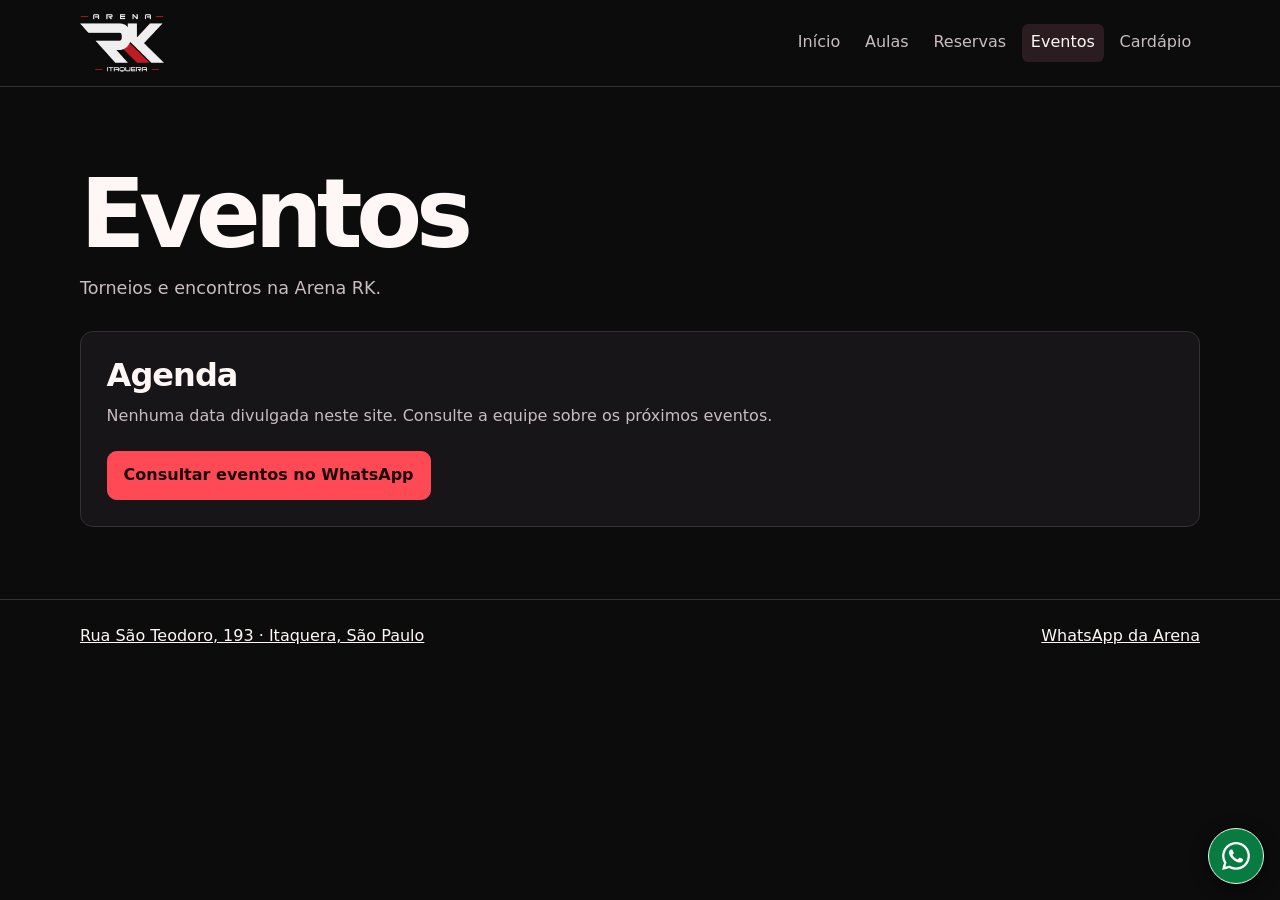
<file: eventos/index.html>
<!doctype html>
<html lang="pt-BR">
<head>
  <meta charset="utf-8">
  <meta name="viewport" content="width=device-width, initial-scale=1">
  <meta name="theme-color" content="#0d0c0d">
  <title>Eventos | Arena RK Itaquera</title>
  <link rel="stylesheet" href="../arena/site.css">
  <link rel="stylesheet" href="../arena/whatsapp.css">
</head>
<body>
  <header class="site-header">
    <div class="wrap">
      <a class="wordmark" href="../arena/"><img src="../imagens/identidade/logo-arena-rk-escuro-transparente.webp" width="600" height="418" alt="Arena RK Itaquera"></a>
      <nav aria-label="Navegação principal">
        <a href="../arena/">Início</a>
        <a href="../aulas/">Aulas</a>
        <a href="../reservas/">Reservas</a>
        <a href="../eventos/" aria-current="page">Eventos</a>
        <a href="../cardapio/">Cardápio</a>
      </nav>
    </div>
  </header>
  <main>
    <div class="wrap content">
      <div class="intro"><h1>Eventos</h1><p>Torneios e encontros na Arena RK.</p></div>
      <section class="panel"><h2>Agenda</h2><p>Nenhuma data divulgada neste site. Consulte a equipe sobre os próximos eventos.</p><div class="actions"><a class="button primary" href="https://wa.me/message/YLUL3SLSPCZ5C1">Consultar eventos no WhatsApp</a></div></section>
    </div>
  </main>
  <footer><div class="wrap"><a href="https://www.google.com/maps/search/?api=1&amp;query=Rua+S%C3%A3o+Teodoro%2C+193%2C+Itaquera%2C+S%C3%A3o+Paulo">Rua São Teodoro, 193 · Itaquera, São Paulo</a><a href="https://wa.me/message/YLUL3SLSPCZ5C1">WhatsApp da Arena</a></div></footer>
  <a class="whatsapp-float" href="https://wa.me/message/YLUL3SLSPCZ5C1" aria-label="Falar com a Arena RK pelo WhatsApp">
    <img src="../imagens/identidade/whatsapp.png" width="96" height="96" alt="">
  </a>
</body>
</html>
</file>
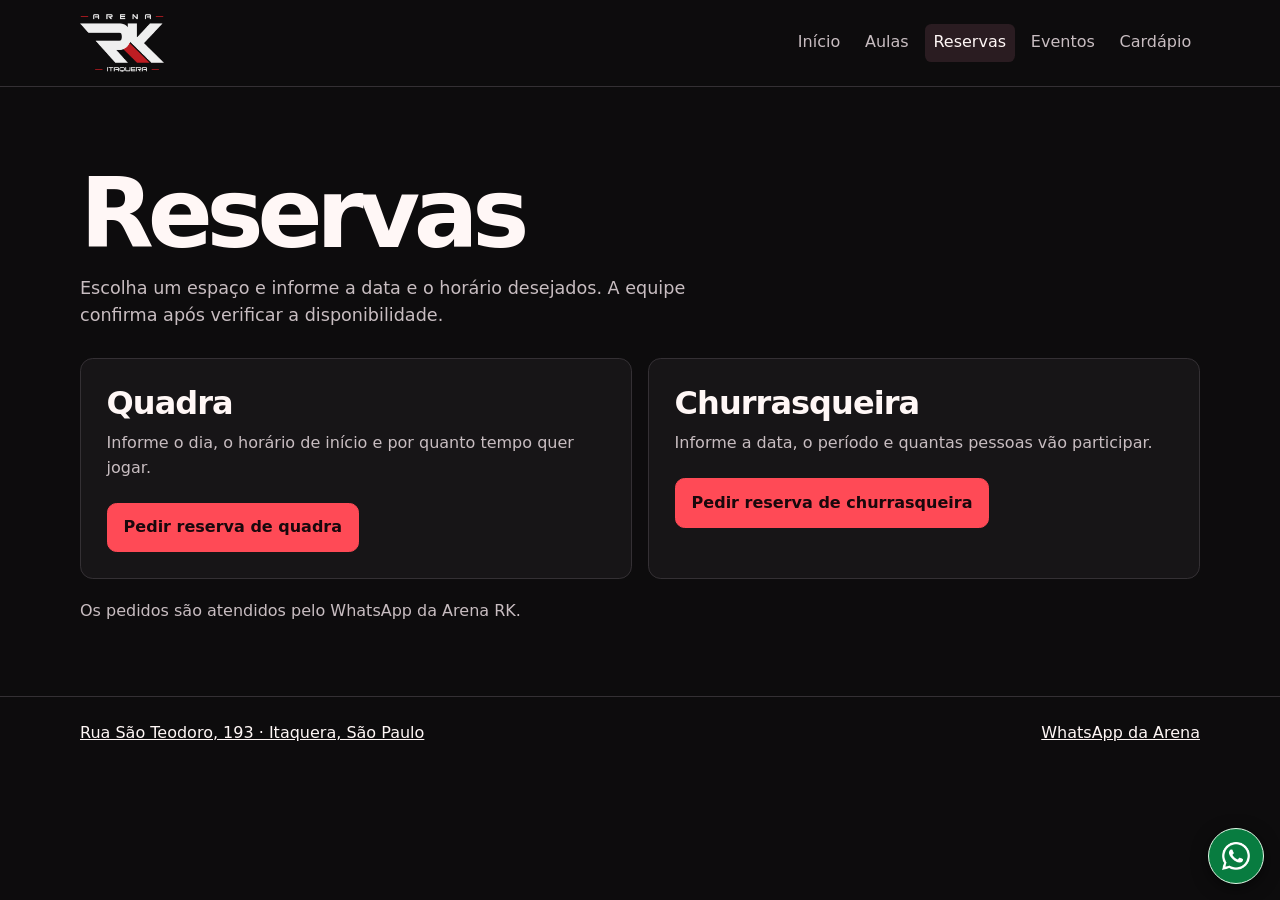
<file: reservas/index.html>
<!doctype html>
<html lang="pt-BR">
<head>
  <meta charset="utf-8">
  <meta name="viewport" content="width=device-width, initial-scale=1">
  <meta name="theme-color" content="#0d0c0d">
  <title>Reservas | Arena RK Itaquera</title>
  <link rel="stylesheet" href="../arena/site.css">
  <link rel="stylesheet" href="../arena/whatsapp.css">
</head>
<body>
  <header class="site-header">
    <div class="wrap">
      <a class="wordmark" href="../arena/"><img src="../imagens/identidade/logo-arena-rk-escuro-transparente.webp" width="600" height="418" alt="Arena RK Itaquera"></a>
      <nav aria-label="Navegação principal">
        <a href="../arena/">Início</a>
        <a href="../aulas/">Aulas</a>
        <a href="../reservas/" aria-current="page">Reservas</a>
        <a href="../eventos/">Eventos</a>
        <a href="../cardapio/">Cardápio</a>
      </nav>
    </div>
  </header>
  <main>
    <div class="wrap content">
      <div class="intro"><h1>Reservas</h1><p>Escolha um espaço e informe a data e o horário desejados. A equipe confirma após verificar a disponibilidade.</p></div>
      <div class="grid">
        <article class="panel"><h2>Quadra</h2><p>Informe o dia, o horário de início e por quanto tempo quer jogar.</p><div class="actions"><a class="button primary" href="https://wa.me/message/YLUL3SLSPCZ5C1">Pedir reserva de quadra</a></div></article>
        <article class="panel"><h2>Churrasqueira</h2><p>Informe a data, o período e quantas pessoas vão participar.</p><div class="actions"><a class="button primary" href="https://wa.me/message/YLUL3SLSPCZ5C1">Pedir reserva de churrasqueira</a></div></article>
      </div>
      <p class="note">Os pedidos são atendidos pelo WhatsApp da Arena RK.</p>
    </div>
  </main>
  <footer><div class="wrap"><a href="https://www.google.com/maps/search/?api=1&amp;query=Rua+S%C3%A3o+Teodoro%2C+193%2C+Itaquera%2C+S%C3%A3o+Paulo">Rua São Teodoro, 193 · Itaquera, São Paulo</a><a href="https://wa.me/message/YLUL3SLSPCZ5C1">WhatsApp da Arena</a></div></footer>
  <a class="whatsapp-float" href="https://wa.me/message/YLUL3SLSPCZ5C1" aria-label="Falar com a Arena RK pelo WhatsApp">
    <img src="../imagens/identidade/whatsapp.png" width="96" height="96" alt="">
  </a>
</body>
</html>
</file>
<file: arena/site.css>
:root {
  color-scheme: dark;
  --bg: #0d0c0d;
  --panel: #171517;
  --line: #343034;
  --text: #fff7f6;
  --muted: #c8bdc1;
  --red: #ff4a56;
  font-family: system-ui, sans-serif;
}
* { box-sizing: border-box; }
body { margin: 0; background: var(--bg); color: var(--text); line-height: 1.55; }
a { color: inherit; }
a:focus-visible { outline: 2px solid var(--red); outline-offset: 4px; }
.wrap { width: min(100% - 2rem, 70rem); margin-inline: auto; }
.site-header { background: var(--bg); border-bottom: 1px solid var(--line); }
.site-header .wrap { display: flex; align-items: center; justify-content: space-between; gap: .7rem 1rem; flex-wrap: wrap; padding-block: .85rem; }
.wordmark img { display: block; width: 5.25rem; height: auto; }
nav { display: flex; flex-wrap: wrap; gap: .25rem .45rem; }
nav a { padding: .4rem .55rem; color: var(--muted); text-decoration: none; border-radius: .4rem; }
nav a:hover, nav a[aria-current] { color: var(--text); background: #2a1c21; }
.hero { background: #221218 url('../imagens/identidade/quadra-ilustrativa.webp') center / cover; }
.hero-inner { background: linear-gradient(90deg, #0c080bf2 0%, #140b10d9 43%, #130a1026 100%); }
.hero .wrap { min-height: 30rem; padding-block: clamp(4rem, 10vw, 9rem); }
.eyebrow { color: var(--red); font-weight: 750; letter-spacing: .12em; text-transform: uppercase; font-size: .875rem; }
h1, h2, p { margin: 0; }
h1 { font-size: clamp(2.7rem, 8.8vw, 6rem); line-height: 1; letter-spacing: -.065em; }
h2 { font-size: clamp(1.35rem, 3vw, 2rem); line-height: 1.18; letter-spacing: -.03em; }
p { margin-top: .8rem; color: var(--muted); }
.hero p:not(.eyebrow), .intro p { max-width: 42rem; font-size: 1.1rem; }
.hero h1, .intro h1 { margin-top: .45rem; }
.actions { display: flex; flex-wrap: wrap; gap: .7rem; margin-top: 1.4rem; }
.button { display: inline-block; padding: .7rem 1rem; border-radius: .6rem; border: 1px solid var(--line); text-decoration: none; font-weight: 750; background: var(--panel); }
.button:hover { border-color: var(--red); }
.button.primary { background: var(--red); border-color: var(--red); color: #19080c; }
.button.primary:hover { background: #ff7982; }
.content { padding-block: clamp(2.2rem, 7vw, 4.5rem); }
.intro { margin-bottom: 1.8rem; }
.grid { display: grid; grid-template-columns: repeat(auto-fit, minmax(min(100%, 17rem), 1fr)); gap: 1rem; }
.panel { background: var(--panel); border: 1px solid var(--line); border-radius: .8rem; padding: clamp(1rem, 3vw, 1.6rem); }
.panel p { margin-top: .55rem; }
.panel a:not(.button) { color: #ff8992; font-weight: 700; }
.note { margin-top: 1.25rem; }
footer { border-top: 1px solid var(--line); padding-block: 1.5rem; color: var(--muted); }
footer .wrap { display: flex; flex-wrap: wrap; justify-content: space-between; gap: .75rem 2rem; }
footer a { color: var(--text); }
@media (max-width: 600px) {
  .hero .wrap { min-height: 24rem; }
  .hero-inner { background: linear-gradient(90deg, #0c080beb, #140b10a8); }
}
.section-title { margin-bottom: .85rem; }
.panel h3 { margin: 0; font-size: 1.2rem; }
.schedule { padding: 0; margin: .75rem 0 0; list-style: none; }
.schedule li { display: grid; grid-template-columns: 3.8rem 1fr; gap: .65rem; padding: .48rem 0; border-top: 1px solid var(--line); }
.schedule time { color: #ff8992; font-weight: 750; font-variant-numeric: tabular-nums; }
.plans { margin-top: 1.6rem; }
</file>
<file: arena/whatsapp.css>
.whatsapp-float {
  position: fixed;
  z-index: 10;
  right: max(1rem, env(safe-area-inset-right));
  bottom: max(1rem, env(safe-area-inset-bottom));
  display: grid;
  width: 3.5rem;
  height: 3.5rem;
  place-items: center;
  border-radius: 50%;
  border: 1px solid #dff8e6;
  background: #087c40;
  box-shadow: 0 .25rem 1rem #0008;
}
.whatsapp-float img { display: block; width: 1.75rem; height: 1.75rem; }
.whatsapp-float:hover { background: #066737; }
.whatsapp-float:focus-visible { outline: 2px solid #fff; outline-offset: 3px; }
body:has(.whatsapp-float) { padding-bottom: calc(4.5rem + env(safe-area-inset-bottom)); }
</file>
